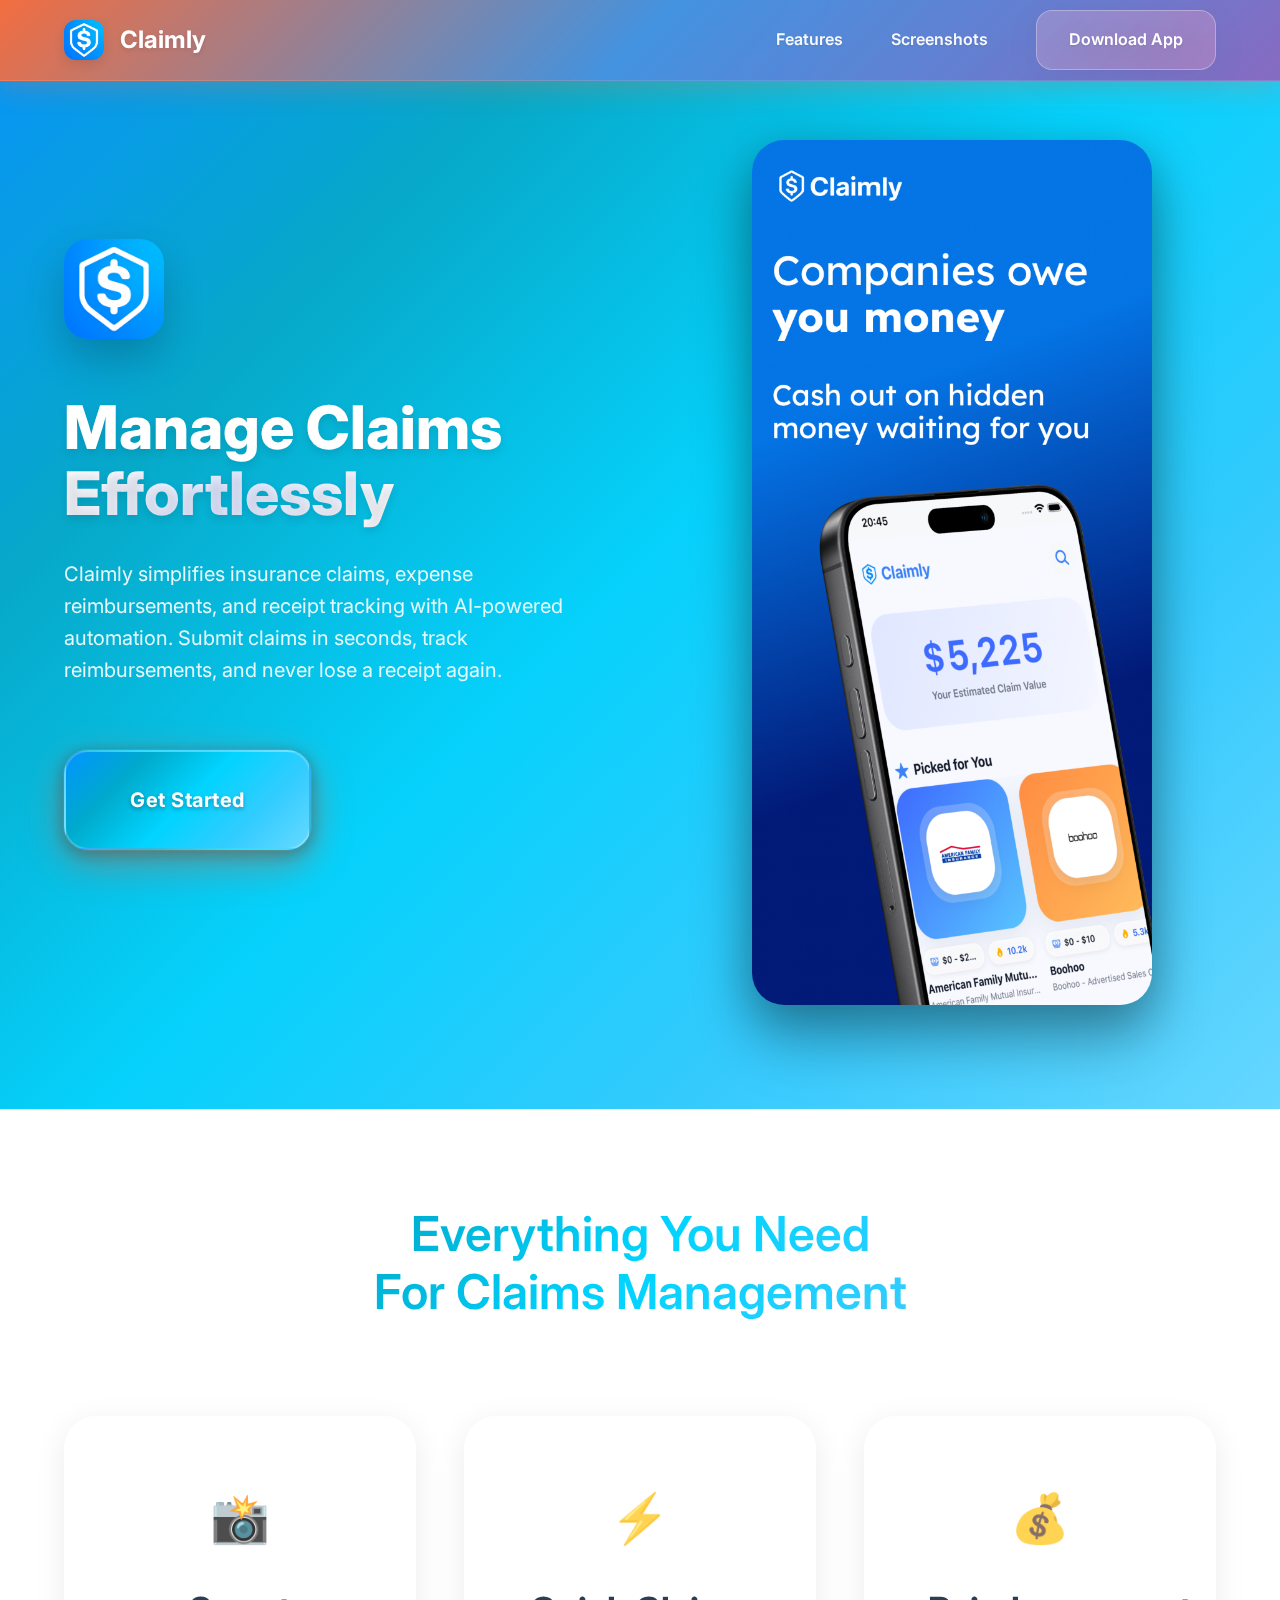
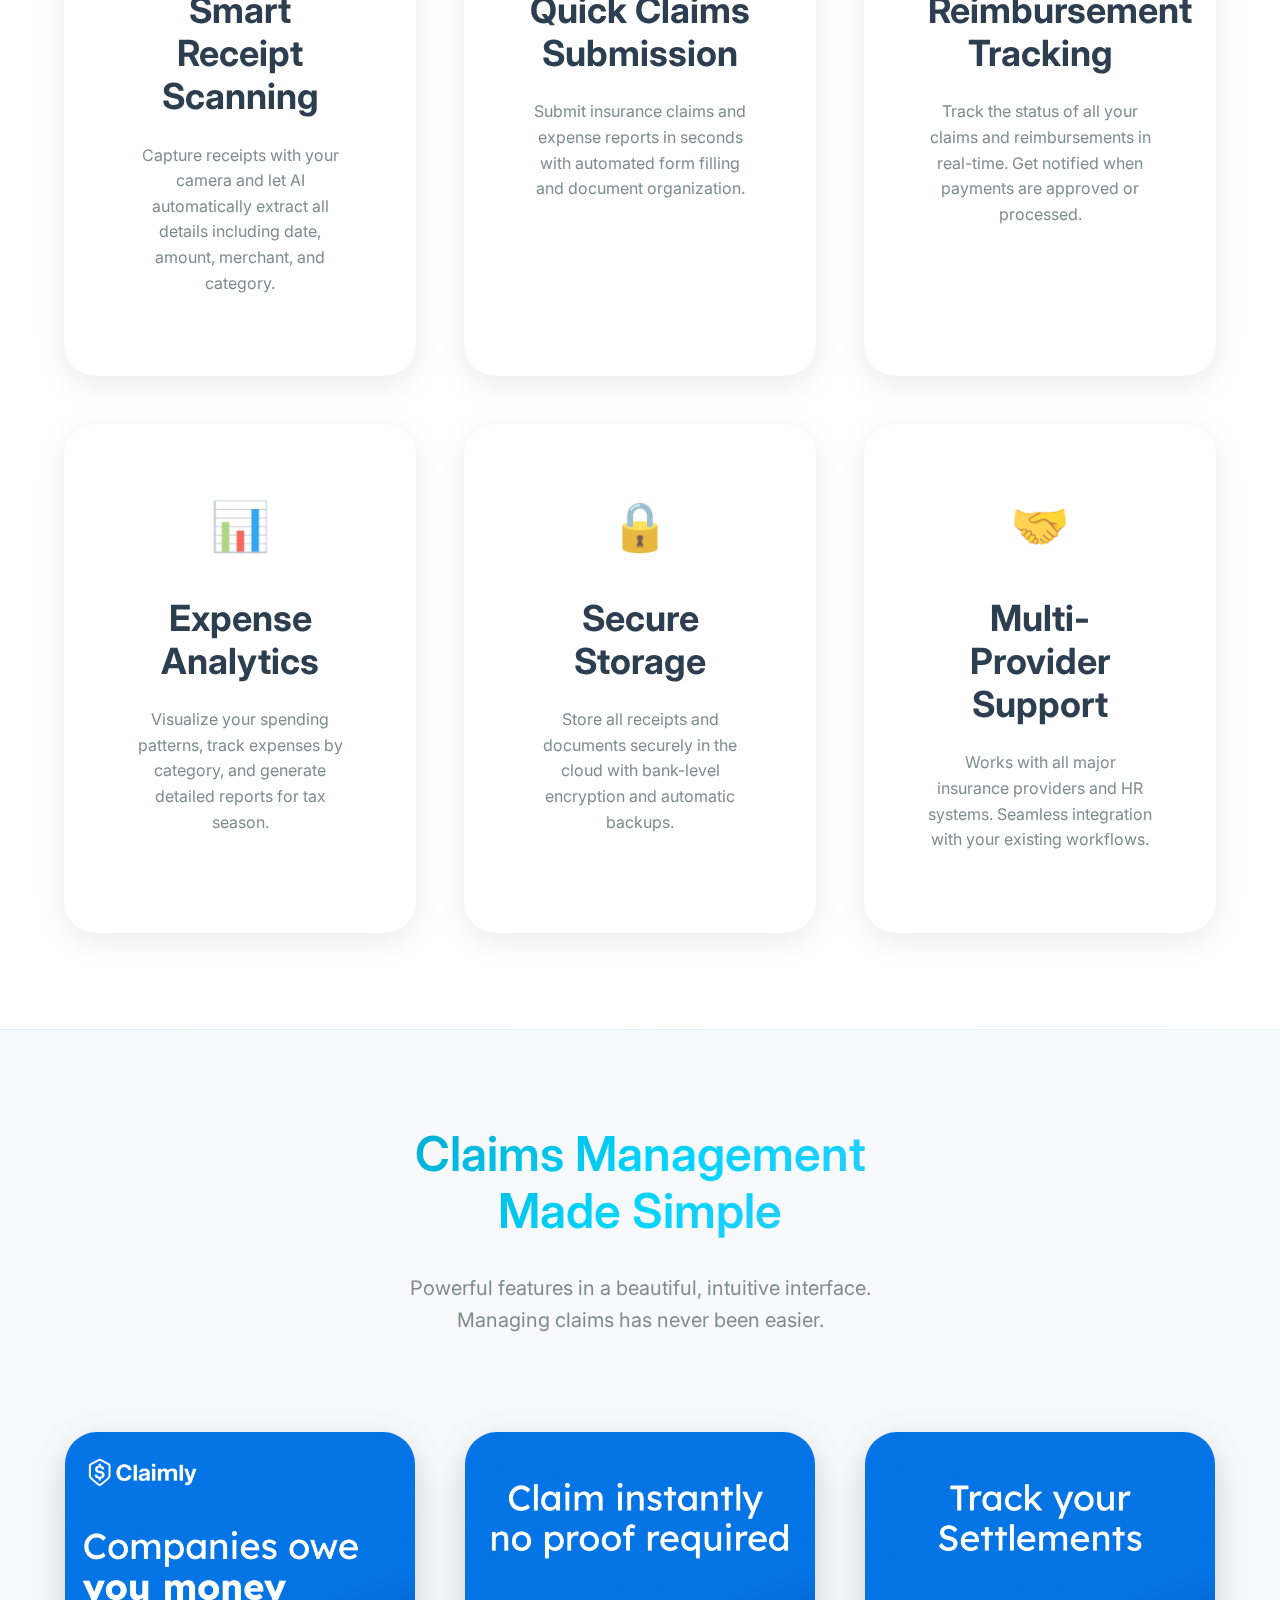
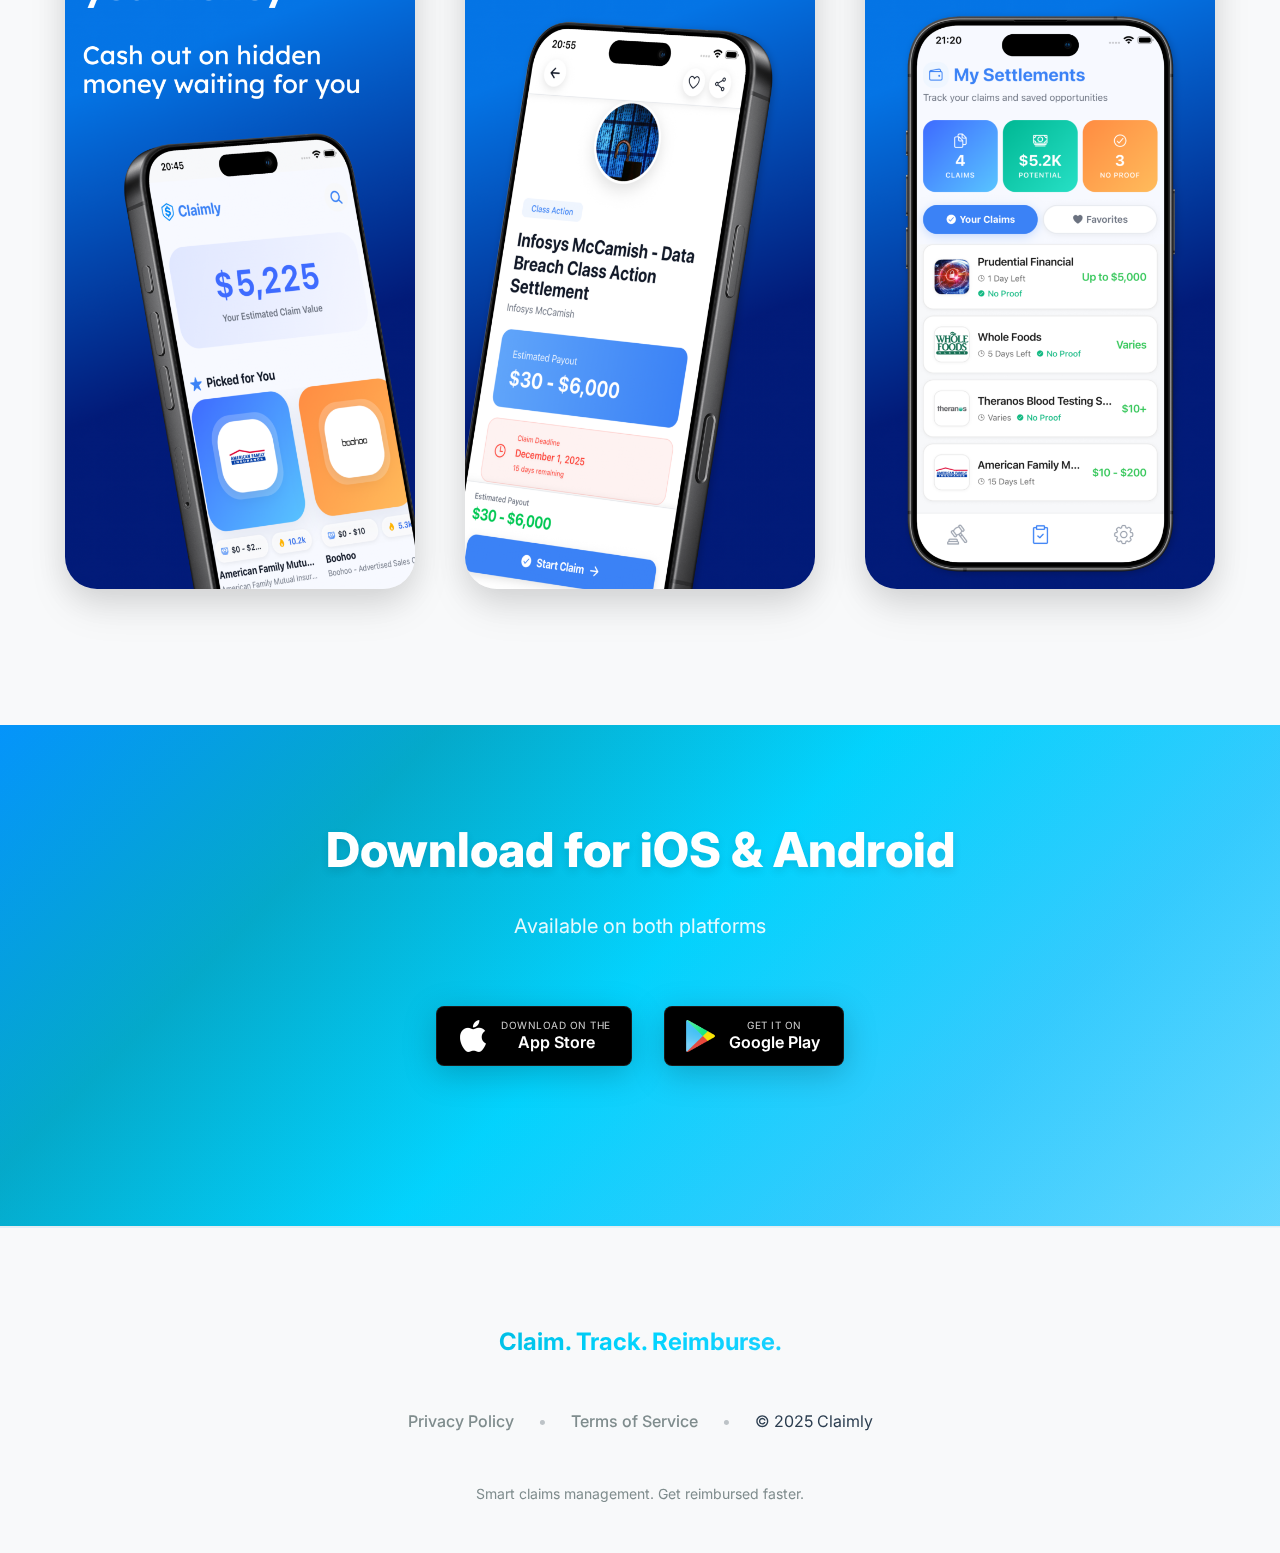
<file: index.html>
<!DOCTYPE html>
<html lang="en">
  <head>
    <meta charset="UTF-8" />
    <meta name="viewport" content="width=device-width, initial-scale=1.0" />
    <title>Claimly - Manage Your Claims Effortlessly</title>
    <meta
      name="description"
      content="Simplify insurance claims, expense reimbursements, and financial tracking with Claimly. AI-powered claim management made easy."
    />
    <meta
      name="keywords"
      content="claims management, insurance claims, expense tracking, reimbursement, receipts, financial app, mobile app, iOS, Android"
    />

    <!-- Open Graph / Facebook -->
    <meta property="og:type" content="website" />
    <meta property="og:url" content="https://claimly.app/" />
    <meta property="og:title" content="Claimly - Manage Your Claims Effortlessly" />
    <meta
      property="og:description"
      content="Simplify insurance claims, expense reimbursements, and financial tracking with Claimly. AI-powered claim management made easy."
    />
    <meta property="og:image" content="https://claimly.app/images/og-image.jpg" />

    <!-- Twitter -->
    <meta property="twitter:card" content="summary_large_image" />
    <meta property="twitter:url" content="https://claimly.app/" />
    <meta property="twitter:title" content="Claimly - Manage Your Claims Effortlessly" />
    <meta
      property="twitter:description"
      content="Simplify insurance claims, expense reimbursements, and financial tracking with Claimly. AI-powered claim management made easy."
    />
    <meta property="twitter:image" content="https://claimly.app/images/og-image.jpg" />

    <!-- Favicon -->
    <link rel="icon" type="image/png" href="images/favicon.png" />

    <!-- CSS -->
    <link rel="stylesheet" href="styles.css" />

    <!-- Fonts -->
    <link rel="preconnect" href="https://fonts.googleapis.com" />
    <link rel="preconnect" href="https://fonts.gstatic.com" crossorigin />
    <link
      href="https://fonts.googleapis.com/css2?family=Inter:wght@300;400;500;600;700&display=swap"
      rel="stylesheet"
    />

    <!-- Structured Data -->
    <script type="application/ld+json">
      {
        "@context": "https://schema.org",
        "@type": "MobileApplication",
        "name": "Claimly",
        "description": "AI-powered claims and expense management",
        "operatingSystem": "iOS, Android",
        "applicationCategory": "Finance",
        "offers": {
          "@type": "Offer",
          "price": "0",
          "priceCurrency": "USD"
        }
      }
    </script>
  </head>
  <body>
    <!-- Navigation -->
    <nav class="navbar">
      <div class="nav-container">
        <div class="nav-logo">
          <img src="images/icon.png" alt="Claimly" class="logo" />
          <span class="logo-text">Claimly</span>
        </div>
        <div class="nav-menu">
          <a href="#features" class="nav-link">Features</a>
          <a href="#screenshots" class="nav-link">Screenshots</a>
          <a href="#download" class="nav-link download-btn">Download App</a>
        </div>
        <div class="nav-toggle">
          <span></span>
          <span></span>
          <span></span>
        </div>
      </div>
    </nav>

    <!-- Hero Section -->
    <section class="hero" id="hero">
      <div class="container">
        <div class="hero-content">
          <div class="hero-icon">
            <img src="images/icon.png" alt="Claimly" class="app-icon" />
          </div>
          <h1 class="hero-title">
            Manage Claims<br />
            <span class="gradient-text">Effortlessly</span>
          </h1>
          <p class="hero-subtitle">
            Claimly simplifies insurance claims, expense reimbursements, and receipt tracking 
            with AI-powered automation. Submit claims in seconds, track reimbursements, and 
            never lose a receipt again.
          </p>
          <div class="hero-cta">
            <a href="#download" class="btn btn-primary">Get Started</a>
          </div>
        </div>
        <div class="hero-screenshots">
          <div class="screenshot-main">
            <img
              src="images/01.png"
              alt="Claimly Claims Interface"
              class="main-screenshot"
            />
          </div>
        </div>
      </div>
    </section>

    <!-- Features Section -->
    <section class="features" id="features">
      <div class="container">
        <div class="section-header">
          <h2>Everything You Need<br />For Claims Management</h2>
        </div>
        <div class="features-grid">
          <div class="feature-card">
            <div class="feature-icon">📸</div>
            <h3>Smart Receipt Scanning</h3>
            <p>
              Capture receipts with your camera and let AI automatically extract 
              all details including date, amount, merchant, and category.
            </p>
          </div>
          <div class="feature-card">
            <div class="feature-icon">⚡</div>
            <h3>Quick Claims Submission</h3>
            <p>
              Submit insurance claims and expense reports in seconds with 
              automated form filling and document organization.
            </p>
          </div>
          <div class="feature-card">
            <div class="feature-icon">💰</div>
            <h3>Reimbursement Tracking</h3>
            <p>
              Track the status of all your claims and reimbursements in real-time. 
              Get notified when payments are approved or processed.
            </p>
          </div>
          <div class="feature-card">
            <div class="feature-icon">📊</div>
            <h3>Expense Analytics</h3>
            <p>
              Visualize your spending patterns, track expenses by category, 
              and generate detailed reports for tax season.
            </p>
          </div>
          <div class="feature-card">
            <div class="feature-icon">🔒</div>
            <h3>Secure Storage</h3>
            <p>
              Store all receipts and documents securely in the cloud with 
              bank-level encryption and automatic backups.
            </p>
          </div>
          <div class="feature-card">
            <div class="feature-icon">🤝</div>
            <h3>Multi-Provider Support</h3>
            <p>
              Works with all major insurance providers and HR systems. 
              Seamless integration with your existing workflows.
            </p>
          </div>
        </div>
      </div>
    </section>

    <!-- Screenshots Section -->
    <section class="screenshots" id="screenshots">
      <div class="container">
        <div class="section-header">
          <h2>Claims Management<br />Made Simple</h2>
          <p>
            Powerful features in a beautiful, intuitive interface.<br />
            Managing claims has never been easier.
          </p>
        </div>
        <div class="screenshots-grid">
          <div class="screenshot">
            <img src="images/01.png" alt="Claimly Dashboard" />
          </div>
          <div class="screenshot">
            <img src="images/02.png" alt="Claimly Receipt Scanner" />
          </div>
          <div class="screenshot">
            <img src="images/03.png" alt="Claimly Claims Tracker" />
          </div>
        </div>
      </div>
    </section>

    <!-- Download Section -->
    <section class="download" id="download">
      <div class="container">
        <div class="download-content">
          <h2>Download for iOS & Android</h2>
          <p>Available on both platforms</p>
          <div class="download-buttons">
            <a href="#" class="download-btn app-store">
              <div class="store-button">
                <div class="store-icon">
                  <img src="images/apple-icon.png" alt="Apple" width="24" height="24" />
                </div>
                <div class="store-text">
                  <div class="store-label">Download on the</div>
                  <div class="store-name">App Store</div>
                </div>
              </div>
            </a>
            <a href="#" class="download-btn google-play">
              <div class="store-button">
                <div class="store-icon">
                  <img src="images/googleplay-icon.png" alt="Google Play" width="24" height="24" />
                </div>
                <div class="store-text">
                  <div class="store-label">GET IT ON</div>
                  <div class="store-name">Google Play</div>
                </div>
              </div>
            </a>
          </div>
        </div>
      </div>
    </section>

    <!-- Footer -->
    <footer class="footer">
      <div class="container">
        <div class="footer-content">
          <div class="footer-tagline">
            <p>Claim. Track. Reimburse.</p>
          </div>
          <div class="footer-links">
            <a href="privacy.html">Privacy Policy</a>
            <span class="separator">•</span>
            <a href="terms.html">Terms of Service</a>
            <span class="separator">•</span>
            <span>© 2025 Claimly</span>
          </div>
          <div class="footer-note">
            <p>Smart claims management. Get reimbursed faster.</p>
          </div>
        </div>
      </div>
    </footer>

    <!-- JavaScript -->
    <script src="script.js"></script>
  </body>
</html>
</file>
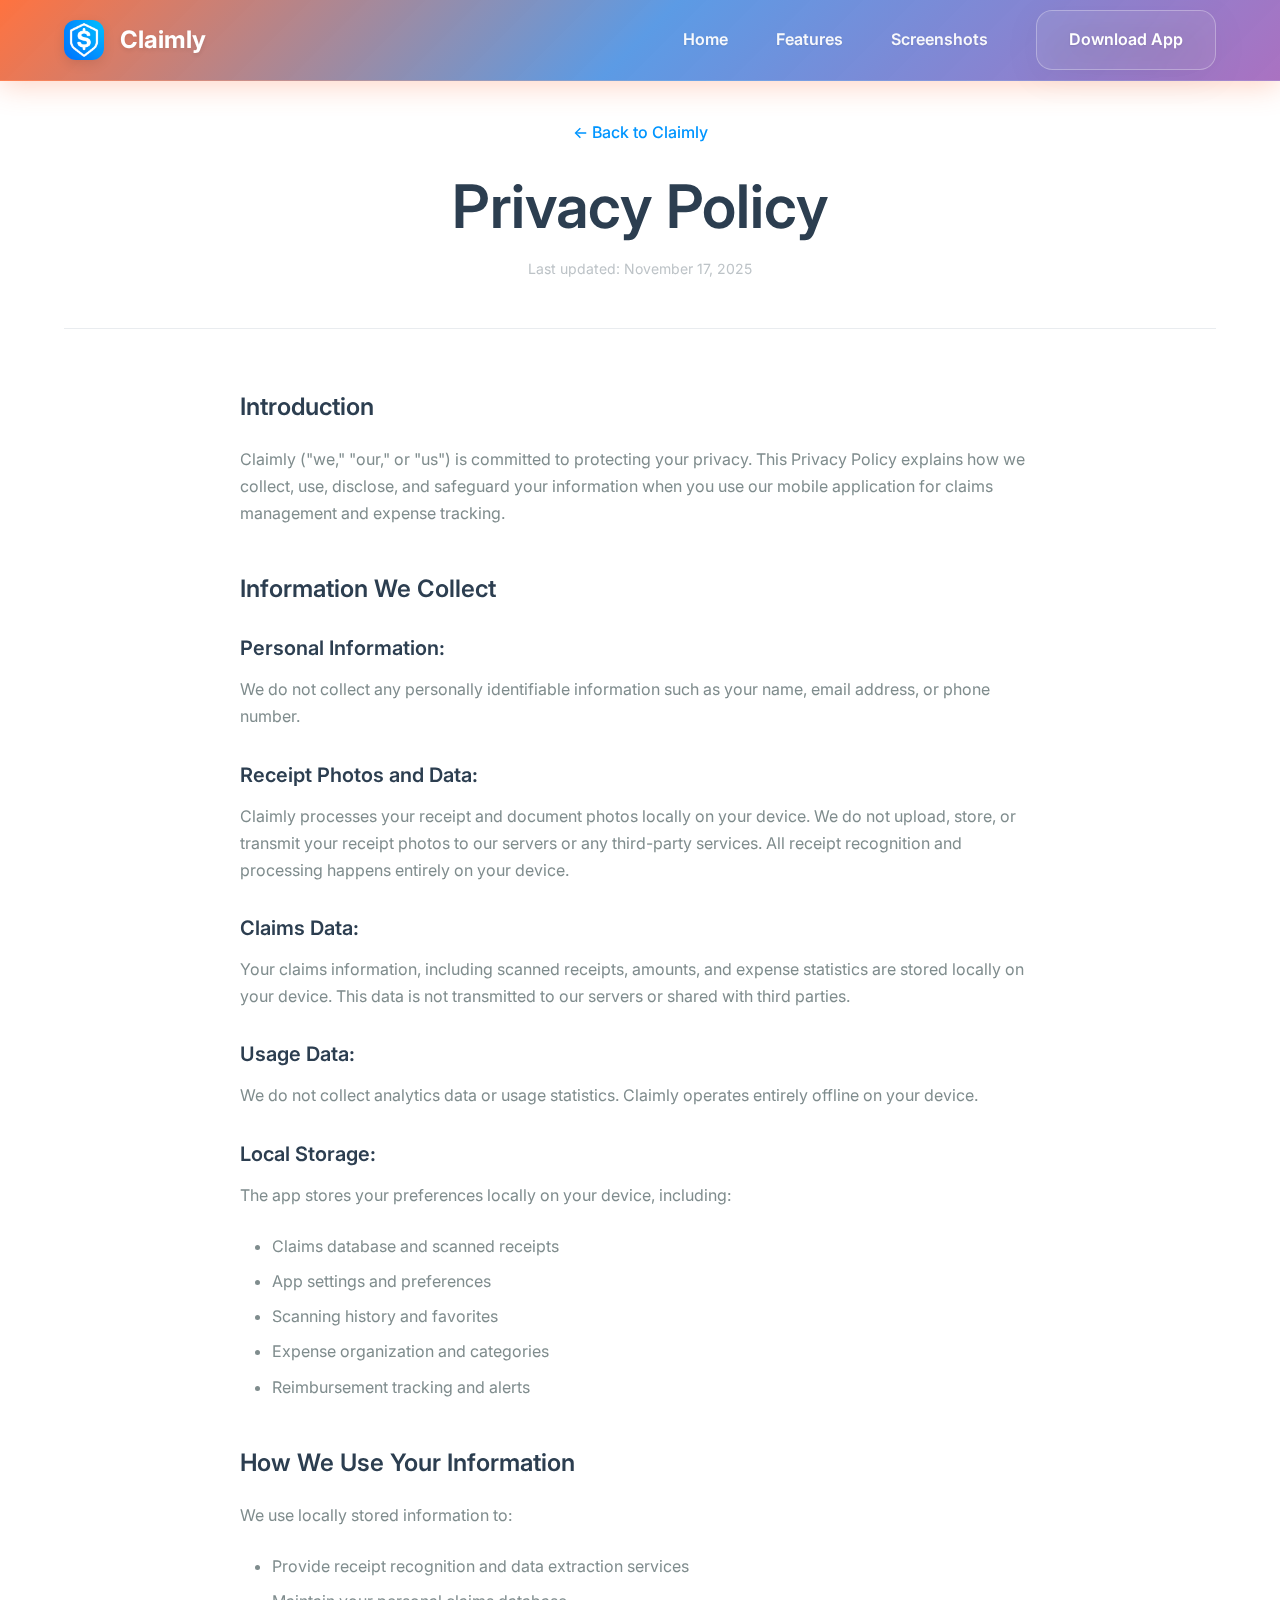
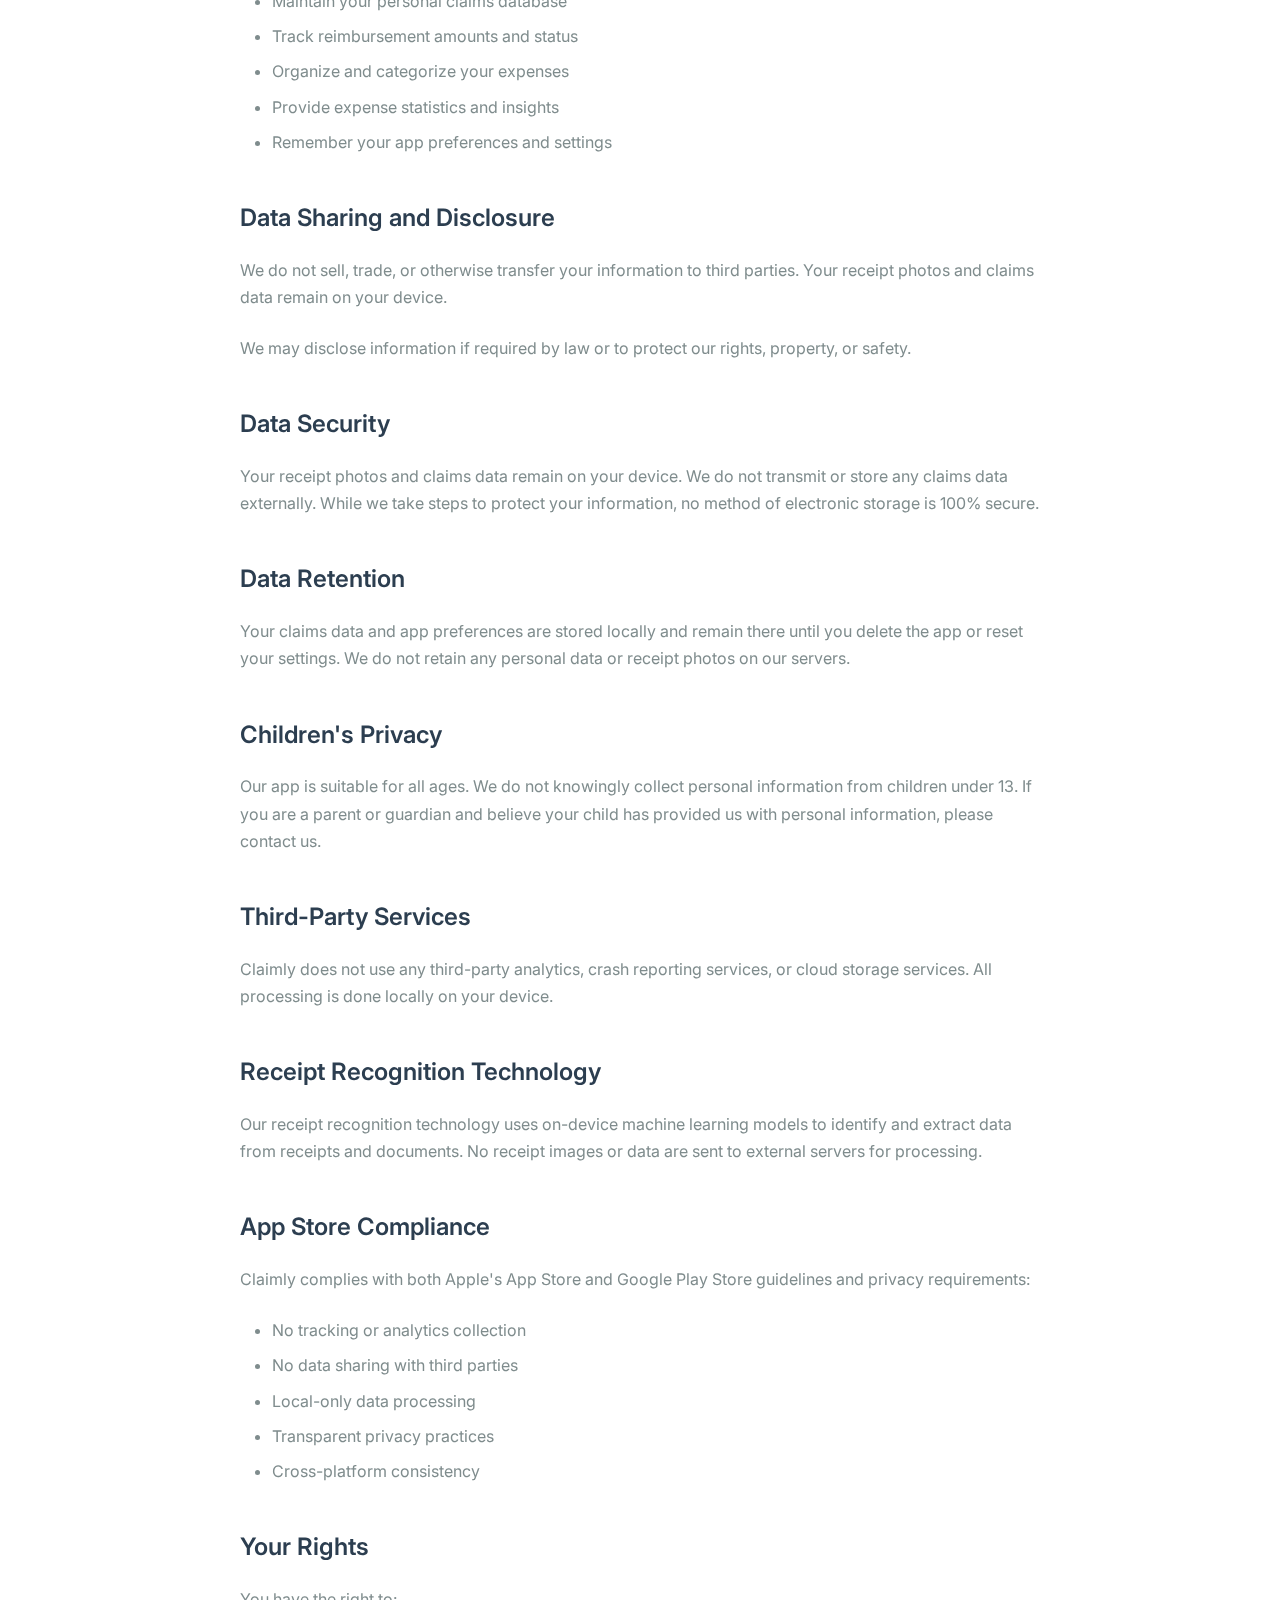
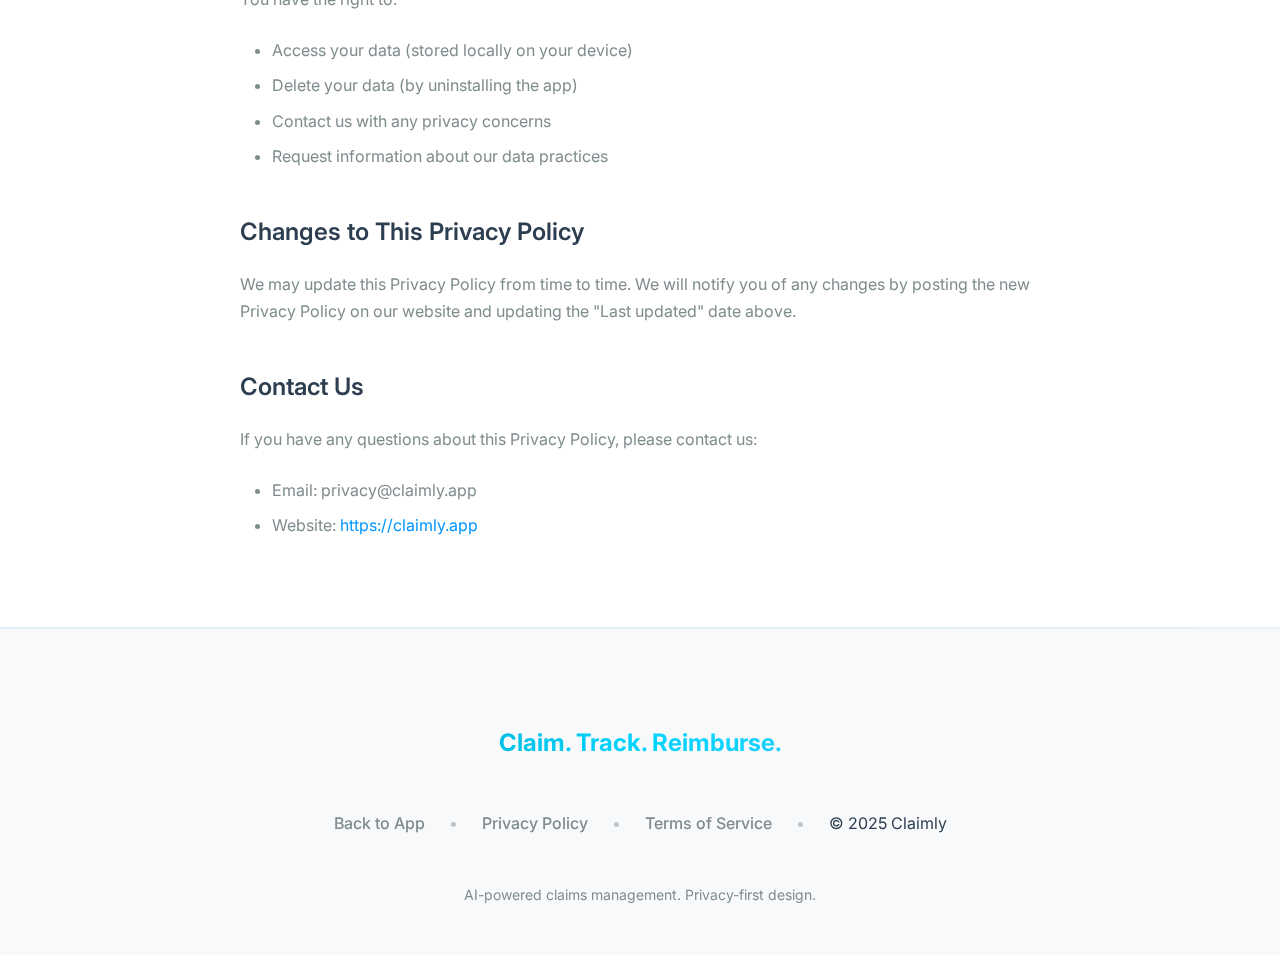
<file: privacy.html>
<!DOCTYPE html>
<html lang="en">
  <head>
    <meta charset="UTF-8" />
    <meta name="viewport" content="width=device-width, initial-scale=1.0" />
    <title>Privacy Policy - Claimly</title>
    <meta
      name="description"
      content="Claimly Privacy Policy - Learn how we protect your privacy and handle your data."
    />

    <!-- Favicon -->
    <link rel="icon" type="image/png" href="images/favicon.png" />

    <!-- CSS -->
    <link rel="stylesheet" href="styles.css" />

    <!-- Fonts -->
    <link rel="preconnect" href="https://fonts.googleapis.com" />
    <link rel="preconnect" href="https://fonts.gstatic.com" crossorigin />
    <link
      href="https://fonts.googleapis.com/css2?family=Inter:wght@300;400;500;600;700&display=swap"
      rel="stylesheet"
    />
  </head>
  <body>
    <!-- Navigation -->
    <nav class="navbar">
      <div class="nav-container">
        <div class="nav-logo">
          <img src="images/icon.png" alt="Claimly" class="logo" />
          <span class="logo-text">Claimly</span>
        </div>
        <div class="nav-menu">
          <a href="index.html" class="nav-link">Home</a>
          <a href="index.html#features" class="nav-link">Features</a>
          <a href="index.html#screenshots" class="nav-link">Screenshots</a>
          <a href="index.html#download" class="nav-link download-btn"
            >Download App</a
          >
        </div>
        <div class="nav-toggle">
          <span></span>
          <span></span>
          <span></span>
        </div>
      </div>
    </nav>

    <!-- Privacy Policy Content -->
    <section class="privacy-content">
      <div class="container">
        <div class="privacy-header">
          <a href="index.html" class="back-link">← Back to Claimly</a>
          <h1>Privacy Policy</h1>
          <p class="last-updated">Last updated: November 17, 2025</p>
        </div>

        <div class="privacy-body">
          <h2>Introduction</h2>
          <p>
            Claimly ("we," "our," or "us") is committed to protecting your
            privacy. This Privacy Policy explains how we collect, use, disclose,
            and safeguard your information when you use our mobile application
            for claims management and expense tracking.
          </p>

          <h2>Information We Collect</h2>

          <h3>Personal Information:</h3>
          <p>
            We do not collect any personally identifiable information such as
            your name, email address, or phone number.
          </p>

          <h3>Receipt Photos and Data:</h3>
          <p>
            Claimly processes your receipt and document photos locally on your device. 
            We do not upload, store, or transmit your receipt photos to our servers or any
            third-party services. All receipt recognition and processing happens
            entirely on your device.
          </p>

          <h3>Claims Data:</h3>
          <p>
            Your claims information, including scanned receipts, amounts, 
            and expense statistics are stored locally on your device. This data 
            is not transmitted to our servers or shared with third parties.
          </p>

          <h3>Usage Data:</h3>
          <p>
            We do not collect analytics data or usage statistics. Claimly
            operates entirely offline on your device.
          </p>

          <h3>Local Storage:</h3>
          <p>
            The app stores your preferences locally on your device, including:
          </p>
          <ul>
            <li>Claims database and scanned receipts</li>
            <li>App settings and preferences</li>
            <li>Scanning history and favorites</li>
            <li>Expense organization and categories</li>
            <li>Reimbursement tracking and alerts</li>
          </ul>

          <h2>How We Use Your Information</h2>
          <p>We use locally stored information to:</p>
          <ul>
            <li>Provide receipt recognition and data extraction services</li>
            <li>Maintain your personal claims database</li>
            <li>Track reimbursement amounts and status</li>
            <li>Organize and categorize your expenses</li>
            <li>Provide expense statistics and insights</li>
            <li>Remember your app preferences and settings</li>
          </ul>

          <h2>Data Sharing and Disclosure</h2>
          <p>
            We do not sell, trade, or otherwise transfer your information to
            third parties. Your receipt photos and claims data remain on your device.
          </p>
          <p>
            We may disclose information if required by law or to protect our
            rights, property, or safety.
          </p>

          <h2>Data Security</h2>
          <p>
            Your receipt photos and claims data remain on your device. We do not
            transmit or store any claims data externally. While we take steps to
            protect your information, no method of electronic storage is 100%
            secure.
          </p>

          <h2>Data Retention</h2>
          <p>
            Your claims data and app preferences are stored locally and remain 
            there until you delete the app or reset your settings. We do not retain 
            any personal data or receipt photos on our servers.
          </p>

          <h2>Children's Privacy</h2>
          <p>
            Our app is suitable for all ages. We do not knowingly collect
            personal information from children under 13. If you are a parent or
            guardian and believe your child has provided us with personal
            information, please contact us.
          </p>

          <h2>Third-Party Services</h2>
          <p>
            Claimly does not use any third-party analytics, crash reporting
            services, or cloud storage services. All processing is done locally
            on your device.
          </p>

          <h2>Receipt Recognition Technology</h2>
          <p>
            Our receipt recognition technology uses on-device machine learning models
            to identify and extract data from receipts and documents. No receipt images 
            or data are sent to external servers for processing.
          </p>

          <h2>App Store Compliance</h2>
          <p>
            Claimly complies with both Apple's App Store and Google Play
            Store guidelines and privacy requirements:
          </p>
          <ul>
            <li>No tracking or analytics collection</li>
            <li>No data sharing with third parties</li>
            <li>Local-only data processing</li>
            <li>Transparent privacy practices</li>
            <li>Cross-platform consistency</li>
          </ul>

          <h2>Your Rights</h2>
          <p>You have the right to:</p>
          <ul>
            <li>Access your data (stored locally on your device)</li>
            <li>Delete your data (by uninstalling the app)</li>
            <li>Contact us with any privacy concerns</li>
            <li>Request information about our data practices</li>
          </ul>

          <h2>Changes to This Privacy Policy</h2>
          <p>
            We may update this Privacy Policy from time to time. We will notify
            you of any changes by posting the new Privacy Policy on our website
            and updating the "Last updated" date above.
          </p>

          <h2>Contact Us</h2>
          <p>
            If you have any questions about this Privacy Policy, please contact
            us:
          </p>
          <ul>
            <li>Email: privacy@claimly.app</li>
            <li>
              Website:
              <a href="https://claimly.app">https://claimly.app</a>
            </li>
          </ul>
        </div>
      </div>
    </section>

    <!-- Footer -->
    <footer class="footer">
      <div class="container">
        <div class="footer-content">
          <div class="footer-tagline">
            <p>Claim. Track. Reimburse.</p>
          </div>
          <div class="footer-links">
            <a href="index.html">Back to App</a>
            <span class="separator">•</span>
            <a href="privacy.html">Privacy Policy</a>
            <span class="separator">•</span>
            <a href="terms.html">Terms of Service</a>
            <span class="separator">•</span>
            <span>© 2025 Claimly</span>
          </div>
          <div class="footer-note">
            <p>AI-powered claims management. Privacy-first design.</p>
          </div>
        </div>
      </div>
    </footer>

    <!-- JavaScript -->
    <script src="script.js"></script>
  </body>
</html>
</file>
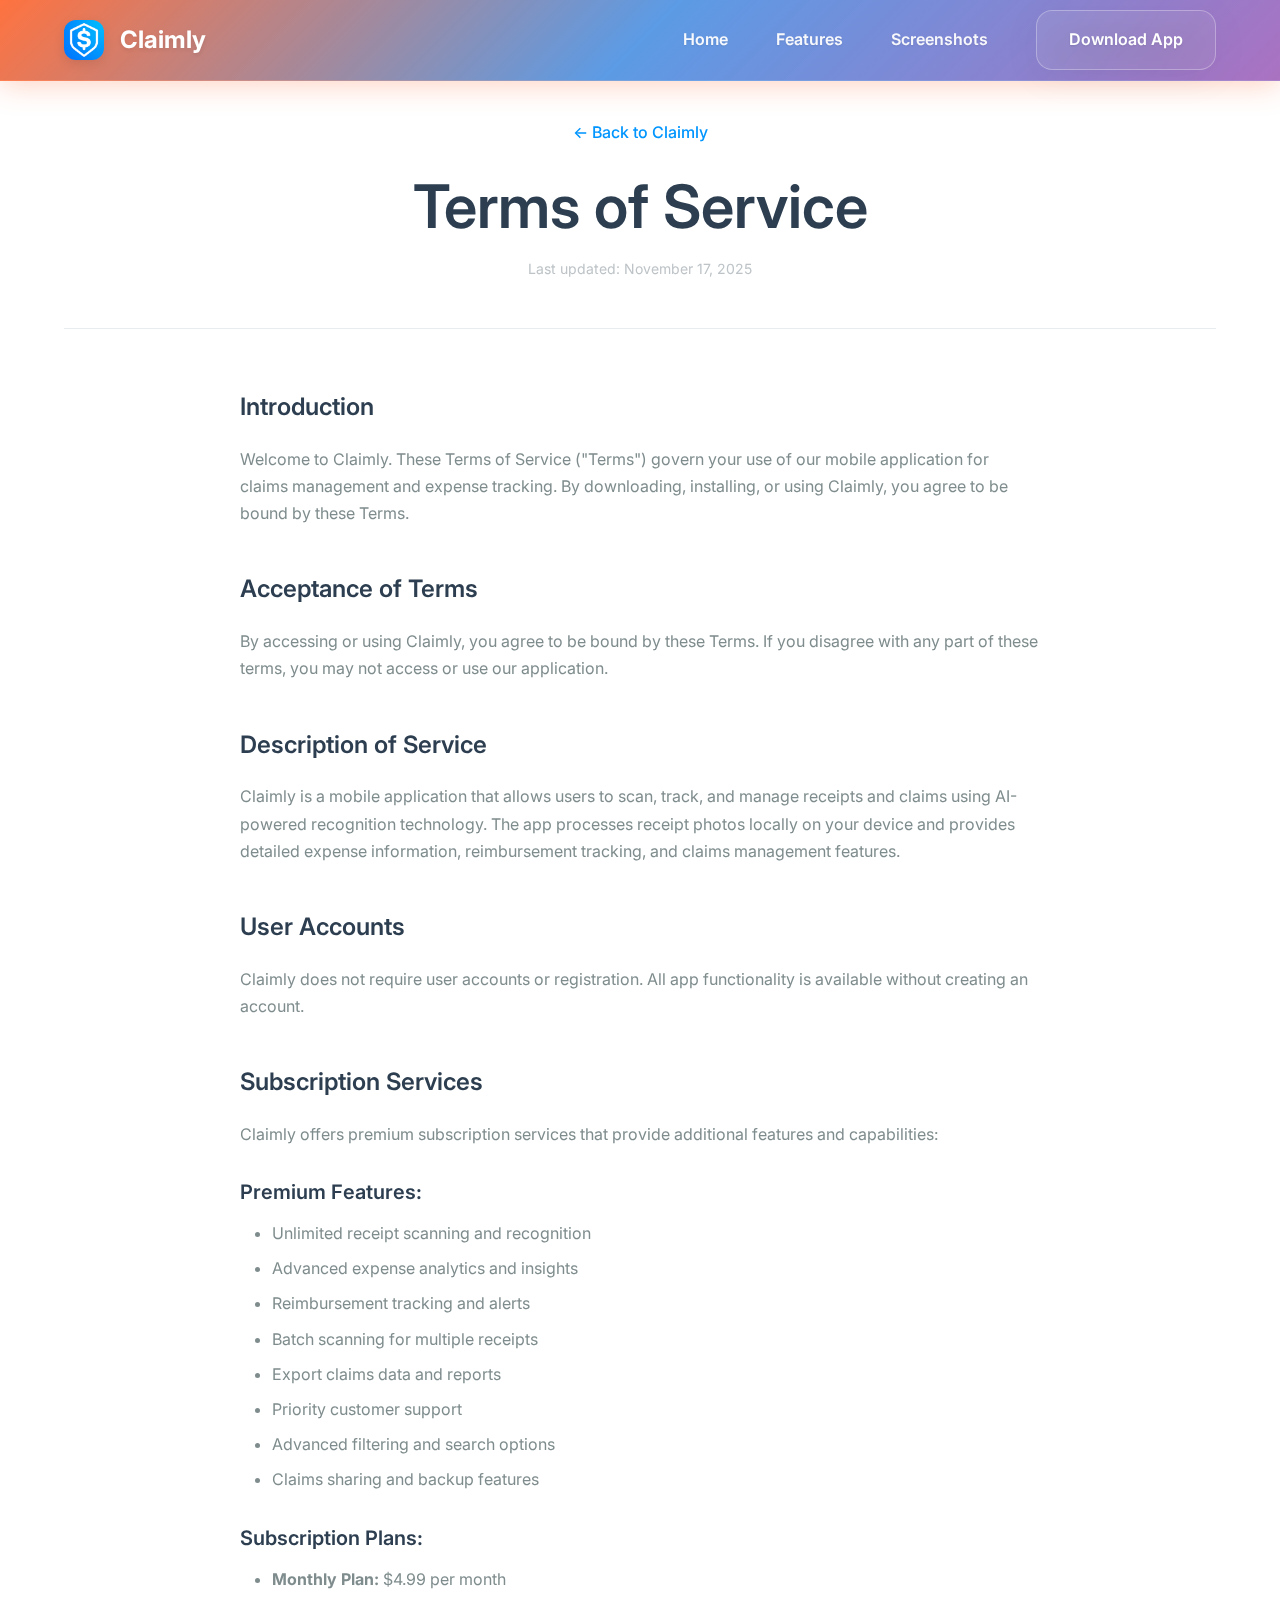
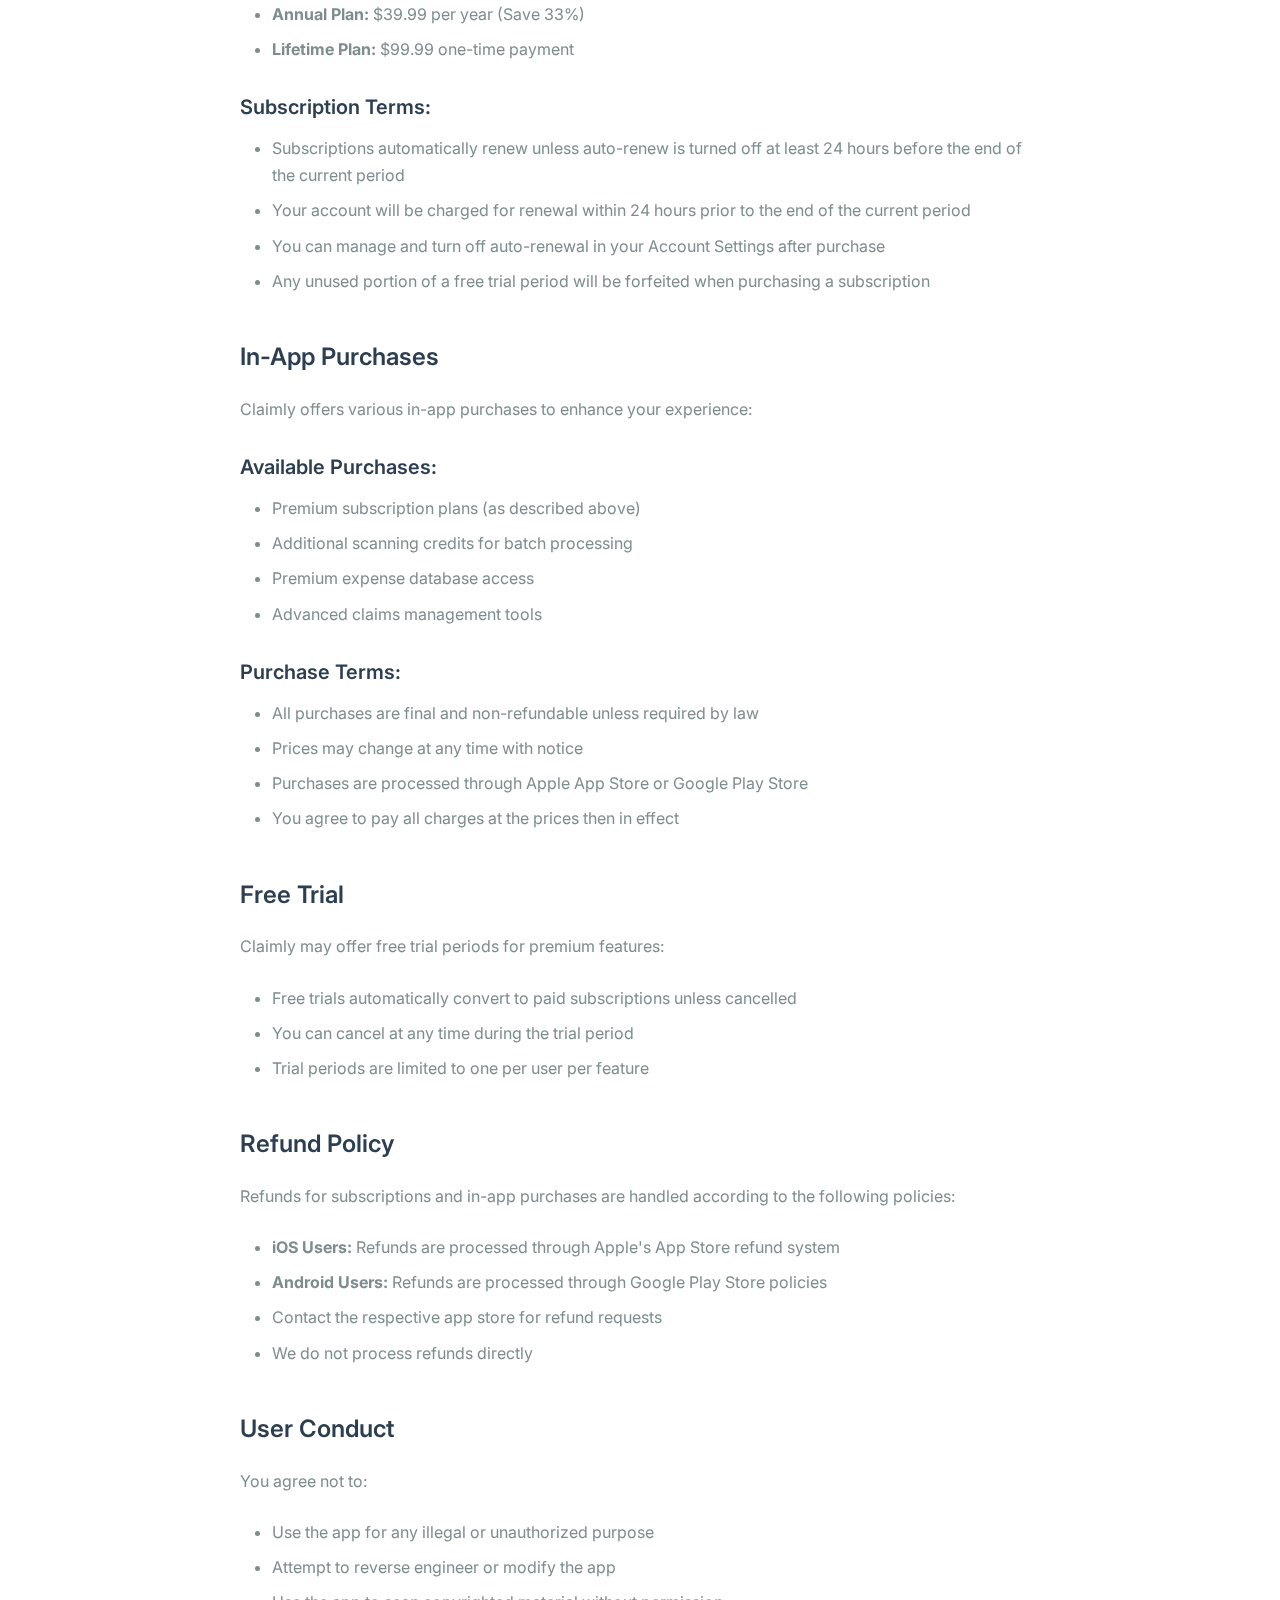
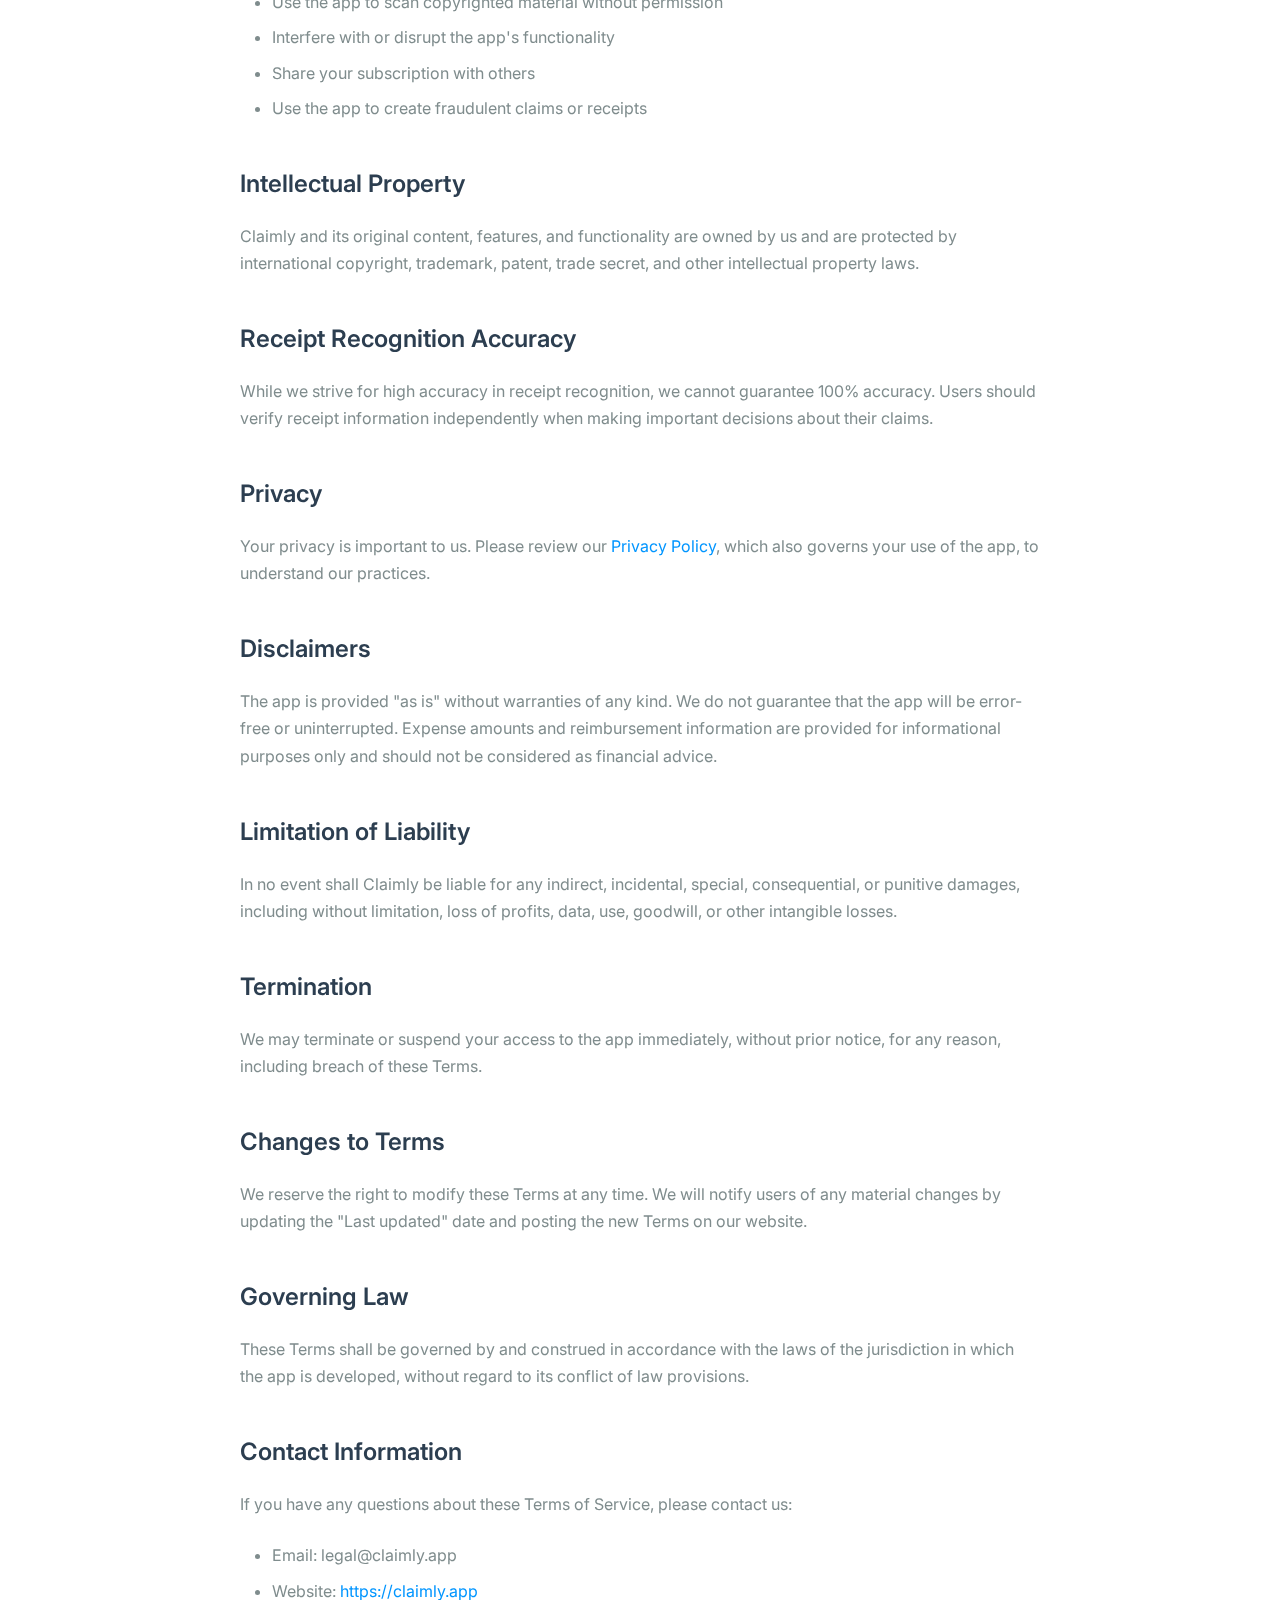
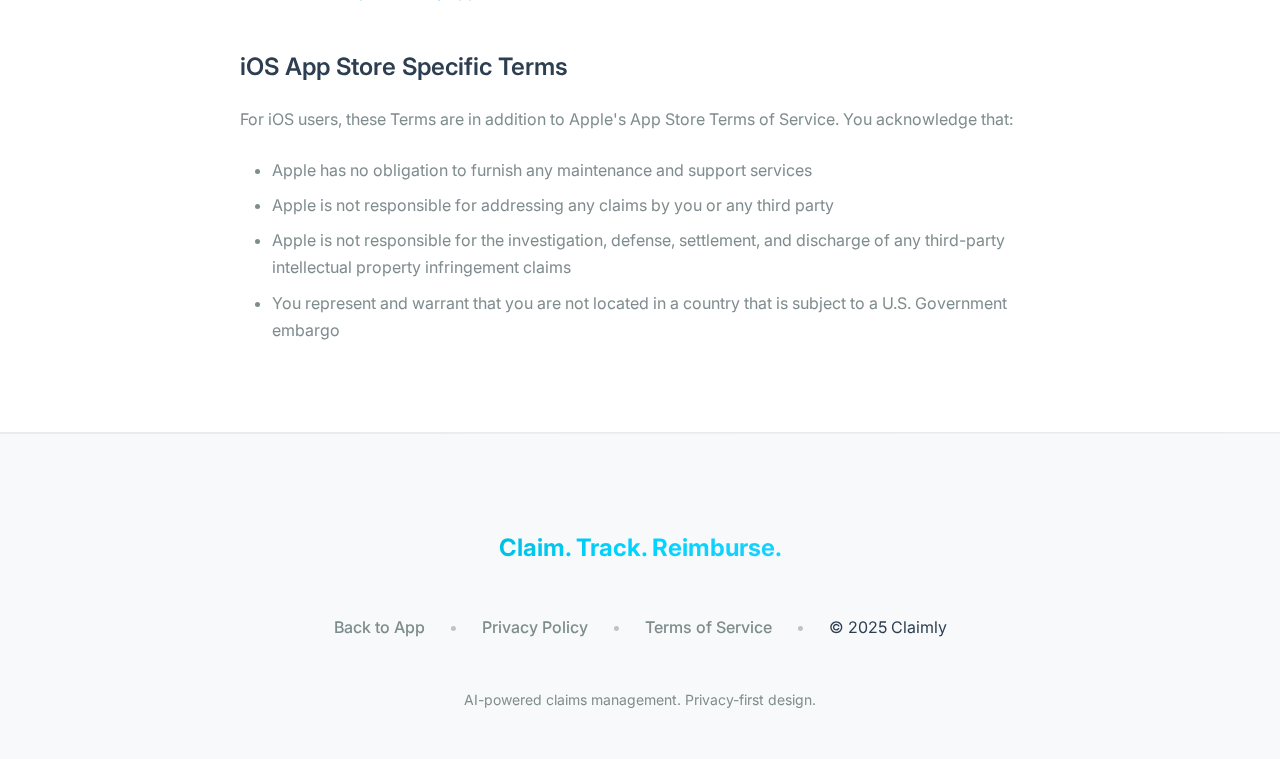
<file: terms.html>
<!DOCTYPE html>
<html lang="en">
  <head>
    <meta charset="UTF-8" />
    <meta name="viewport" content="width=device-width, initial-scale=1.0" />
    <title>Terms of Service - Claimly</title>
    <meta
      name="description"
      content="Claimly Terms of Service - Learn about our terms, subscriptions, and in-app purchases."
    />

    <!-- Favicon -->
    <link rel="icon" type="image/png" href="images/favicon.png" />

    <!-- CSS -->
    <link rel="stylesheet" href="styles.css" />

    <!-- Fonts -->
    <link rel="preconnect" href="https://fonts.googleapis.com" />
    <link rel="preconnect" href="https://fonts.gstatic.com" crossorigin />
    <link
      href="https://fonts.googleapis.com/css2?family=Inter:wght@300;400;500;600;700&display=swap"
      rel="stylesheet"
    />
  </head>
  <body>
    <!-- Navigation -->
    <nav class="navbar">
      <div class="nav-container">
        <div class="nav-logo">
          <img src="images/icon.png" alt="Claimly" class="logo" />
          <span class="logo-text">Claimly</span>
        </div>
        <div class="nav-menu">
          <a href="index.html" class="nav-link">Home</a>
          <a href="index.html#features" class="nav-link">Features</a>
          <a href="index.html#screenshots" class="nav-link">Screenshots</a>
          <a href="index.html#download" class="nav-link download-btn"
            >Download App</a
          >
        </div>
        <div class="nav-toggle">
          <span></span>
          <span></span>
          <span></span>
        </div>
      </div>
    </nav>

    <!-- Terms of Service Content -->
    <section class="privacy-content">
      <div class="container">
        <div class="privacy-header">
          <a href="index.html" class="back-link">← Back to Claimly</a>
          <h1>Terms of Service</h1>
          <p class="last-updated">Last updated: November 17, 2025</p>
        </div>

        <div class="privacy-body">
          <h2>Introduction</h2>
          <p>
            Welcome to Claimly. These Terms of Service ("Terms") govern your
            use of our mobile application for claims management and
            expense tracking. By downloading, installing, or using Claimly, you
            agree to be bound by these Terms.
          </p>

          <h2>Acceptance of Terms</h2>
          <p>
            By accessing or using Claimly, you agree to be bound by these
            Terms. If you disagree with any part of these terms, you may not
            access or use our application.
          </p>

          <h2>Description of Service</h2>
          <p>
            Claimly is a mobile application that allows users to scan, track,
            and manage receipts and claims using AI-powered recognition technology. The app 
            processes receipt photos locally on your device and provides detailed expense 
            information, reimbursement tracking, and claims management features.
          </p>

          <h2>User Accounts</h2>
          <p>
            Claimly does not require user accounts or registration. All app
            functionality is available without creating an account.
          </p>

          <h2>Subscription Services</h2>
          <p>
            Claimly offers premium subscription services that provide
            additional features and capabilities:
          </p>

          <h3>Premium Features:</h3>
          <ul>
            <li>Unlimited receipt scanning and recognition</li>
            <li>Advanced expense analytics and insights</li>
            <li>Reimbursement tracking and alerts</li>
            <li>Batch scanning for multiple receipts</li>
            <li>Export claims data and reports</li>
            <li>Priority customer support</li>
            <li>Advanced filtering and search options</li>
            <li>Claims sharing and backup features</li>
          </ul>

          <h3>Subscription Plans:</h3>
          <ul>
            <li><strong>Monthly Plan:</strong> $4.99 per month</li>
            <li><strong>Annual Plan:</strong> $39.99 per year (Save 33%)</li>
            <li><strong>Lifetime Plan:</strong> $99.99 one-time payment</li>
          </ul>

          <h3>Subscription Terms:</h3>
          <ul>
            <li>
              Subscriptions automatically renew unless auto-renew is turned off
              at least 24 hours before the end of the current period
            </li>
            <li>
              Your account will be charged for renewal within 24 hours prior to
              the end of the current period
            </li>
            <li>
              You can manage and turn off auto-renewal in your Account Settings
              after purchase
            </li>
            <li>
              Any unused portion of a free trial period will be forfeited when
              purchasing a subscription
            </li>
          </ul>

          <h2>In-App Purchases</h2>
          <p>
            Claimly offers various in-app purchases to enhance your
            experience:
          </p>

          <h3>Available Purchases:</h3>
          <ul>
            <li>Premium subscription plans (as described above)</li>
            <li>Additional scanning credits for batch processing</li>
            <li>Premium expense database access</li>
            <li>Advanced claims management tools</li>
          </ul>

          <h3>Purchase Terms:</h3>
          <ul>
            <li>
              All purchases are final and non-refundable unless required by law
            </li>
            <li>Prices may change at any time with notice</li>
            <li>
              Purchases are processed through Apple App Store or Google Play
              Store
            </li>
            <li>You agree to pay all charges at the prices then in effect</li>
          </ul>

          <h2>Free Trial</h2>
          <p>Claimly may offer free trial periods for premium features:</p>
          <ul>
            <li>
              Free trials automatically convert to paid subscriptions unless
              cancelled
            </li>
            <li>You can cancel at any time during the trial period</li>
            <li>Trial periods are limited to one per user per feature</li>
          </ul>

          <h2>Refund Policy</h2>
          <p>
            Refunds for subscriptions and in-app purchases are handled according
            to the following policies:
          </p>
          <ul>
            <li>
              <strong>iOS Users:</strong> Refunds are processed through Apple's
              App Store refund system
            </li>
            <li>
              <strong>Android Users:</strong> Refunds are processed through
              Google Play Store policies
            </li>
            <li>Contact the respective app store for refund requests</li>
            <li>We do not process refunds directly</li>
          </ul>

          <h2>User Conduct</h2>
          <p>You agree not to:</p>
          <ul>
            <li>Use the app for any illegal or unauthorized purpose</li>
            <li>Attempt to reverse engineer or modify the app</li>
            <li>
              Use the app to scan copyrighted material without permission
            </li>
            <li>Interfere with or disrupt the app's functionality</li>
            <li>Share your subscription with others</li>
            <li>Use the app to create fraudulent claims or receipts</li>
          </ul>

          <h2>Intellectual Property</h2>
          <p>
            Claimly and its original content, features, and functionality
            are owned by us and are protected by international copyright,
            trademark, patent, trade secret, and other intellectual property
            laws.
          </p>

          <h2>Receipt Recognition Accuracy</h2>
          <p>
            While we strive for high accuracy in receipt recognition, we cannot
            guarantee 100% accuracy. Users should verify receipt information
            independently when making important decisions about their claims.
          </p>

          <h2>Privacy</h2>
          <p>
            Your privacy is important to us. Please review our
            <a href="privacy.html">Privacy Policy</a>, which also governs your
            use of the app, to understand our practices.
          </p>

          <h2>Disclaimers</h2>
          <p>
            The app is provided "as is" without warranties of any kind. We do
            not guarantee that the app will be error-free or uninterrupted.
            Expense amounts and reimbursement information are provided for informational
            purposes only and should not be considered as financial advice.
          </p>

          <h2>Limitation of Liability</h2>
          <p>
            In no event shall Claimly be liable for any indirect,
            incidental, special, consequential, or punitive damages, including
            without limitation, loss of profits, data, use, goodwill, or other
            intangible losses.
          </p>

          <h2>Termination</h2>
          <p>
            We may terminate or suspend your access to the app immediately,
            without prior notice, for any reason, including breach of these
            Terms.
          </p>

          <h2>Changes to Terms</h2>
          <p>
            We reserve the right to modify these Terms at any time. We will
            notify users of any material changes by updating the "Last updated"
            date and posting the new Terms on our website.
          </p>

          <h2>Governing Law</h2>
          <p>
            These Terms shall be governed by and construed in accordance with
            the laws of the jurisdiction in which the app is developed, without
            regard to its conflict of law provisions.
          </p>

          <h2>Contact Information</h2>
          <p>
            If you have any questions about these Terms of Service, please
            contact us:
          </p>
          <ul>
            <li>Email: legal@claimly.app</li>
            <li>
              Website:
              <a href="https://claimly.app">https://claimly.app</a>
            </li>
          </ul>

          <h2>iOS App Store Specific Terms</h2>
          <p>
            For iOS users, these Terms are in addition to Apple's App Store
            Terms of Service. You acknowledge that:
          </p>
          <ul>
            <li>
              Apple has no obligation to furnish any maintenance and support
              services
            </li>
            <li>
              Apple is not responsible for addressing any claims by you or any
              third party
            </li>
            <li>
              Apple is not responsible for the investigation, defense,
              settlement, and discharge of any third-party intellectual property
              infringement claims
            </li>
            <li>
              You represent and warrant that you are not located in a country
              that is subject to a U.S. Government embargo
            </li>
          </ul>
        </div>
      </div>
    </section>

    <!-- Footer -->
    <footer class="footer">
      <div class="container">
        <div class="footer-content">
          <div class="footer-tagline">
            <p>Claim. Track. Reimburse.</p>
          </div>
          <div class="footer-links">
            <a href="index.html">Back to App</a>
            <span class="separator">•</span>
            <a href="privacy.html">Privacy Policy</a>
            <span class="separator">•</span>
            <a href="terms.html">Terms of Service</a>
            <span class="separator">•</span>
            <span>© 2025 Claimly</span>
          </div>
          <div class="footer-note">
            <p>AI-powered claims management. Privacy-first design.</p>
          </div>
        </div>
      </div>
    </footer>

    <!-- JavaScript -->
    <script src="script.js"></script>
  </body>
</html>
</file>
<file: styles.css>
/* Reset and Base Styles */
* {
  margin: 0;
  padding: 0;
  box-sizing: border-box;
}

:root {
  /* Claimly-themed Colors */
  --primary: #0095ff;
  --primary-dark: #0077cc;
  --primary-light: #33ccff;
  --secondary: #00d4ff;
  --secondary-dark: #00aacc;
  --accent: #66d9ff;
  --accent-dark: #00aacc;
  --text-primary: #2c3e50;
  --text-secondary: #7f8c8d;
  --text-light: #bdc3c7;
  --background: #ffffff;
  --background-alt: #f8f9fa;
  --border: #e9ecef;
  --shadow: rgba(0, 0, 0, 0.08);
  --shadow-hover: rgba(0, 0, 0, 0.12);
  --gradient-primary: linear-gradient(
    135deg,
    #0095ff 0%,
    #00aacc 25%,
    #00d4ff 50%,
    #33ccff 75%,
    #66d9ff 100%
  );
  --gradient-secondary: linear-gradient(135deg, #f8f9fa 0%, #e9ecef 100%);
  --gradient-glow: linear-gradient(
    135deg,
    rgba(255, 107, 53, 0.1) 0%,
    rgba(74, 144, 226, 0.1) 100%
  );

  /* Typography */
  --font-family: "Inter", -apple-system, BlinkMacSystemFont, "Segoe UI", Roboto,
    sans-serif;
  --font-size-xs: 0.75rem;
  --font-size-sm: 0.875rem;
  --font-size-base: 1rem;
  --font-size-lg: 1.125rem;
  --font-size-xl: 1.25rem;
  --font-size-2xl: 1.5rem;
  --font-size-3xl: 1.875rem;
  --font-size-4xl: 2.25rem;
  --font-size-5xl: 3rem;
  --font-size-6xl: 3.75rem;

  /* Spacing */
  --spacing-xs: 0.5rem;
  --spacing-sm: 1rem;
  --spacing-md: 1.5rem;
  --spacing-lg: 2rem;
  --spacing-xl: 3rem;
  --spacing-2xl: 4rem;
  --spacing-3xl: 6rem;

  /* Border Radius */
  --radius-sm: 0.375rem;
  --radius-md: 0.5rem;
  --radius-lg: 0.75rem;
  --radius-xl: 1rem;
  --radius-2xl: 1.5rem;
  --radius-3xl: 2rem;

  /* Transitions */
  --transition: all 0.3s ease;
  --transition-slow: all 0.5s ease;
  --transition-fast: all 0.15s ease;
}

/* Dark Mode */
@media (prefers-color-scheme: dark) {
  :root {
    --text-primary: #ffffff;
    --text-secondary: #bdc3c7;
    --text-light: #95a5a6;
    --background: #1a1a1a;
    --background-alt: #2c2c2c;
    --border: #404040;
    --shadow: rgba(0, 0, 0, 0.3);
    --shadow-hover: rgba(0, 0, 0, 0.4);
  }
}

html {
  scroll-behavior: smooth;
}

body {
  font-family: var(--font-family);
  font-size: var(--font-size-base);
  line-height: 1.6;
  color: var(--text-primary);
  background: radial-gradient(
      circle at 50% 50%,
      rgba(255, 107, 53, 0.1) 0%,
      rgba(74, 144, 226, 0.05) 30%,
      rgba(155, 89, 182, 0.03) 60%,
      rgba(231, 76, 60, 0.01) 100%
    ),
    linear-gradient(135deg, #1a1a1a 0%, #2c3e50 50%, #34495e 100%);
  background-attachment: fixed;
  overflow-x: hidden;
}

/* Typography */
h1,
h2,
h3,
h4,
h5,
h6 {
  font-weight: 600;
  line-height: 1.2;
  margin-bottom: var(--spacing-sm);
}

h1 {
  font-size: var(--font-size-6xl);
}
h2 {
  font-size: var(--font-size-5xl);
}
h3 {
  font-size: var(--font-size-4xl);
}
h4 {
  font-size: var(--font-size-3xl);
}
h5 {
  font-size: var(--font-size-2xl);
}
h6 {
  font-size: var(--font-size-xl);
}

p {
  margin-bottom: var(--spacing-sm);
  color: var(--text-secondary);
}

/* Container */
.container {
  max-width: 1200px;
  margin: 0 auto;
  padding: 0 var(--spacing-md);
}

/* Buttons */
.btn {
  display: inline-flex;
  align-items: center;
  gap: var(--spacing-xs);
  padding: var(--spacing-lg) var(--spacing-2xl);
  border: none;
  border-radius: var(--radius-2xl);
  font-size: var(--font-size-xl);
  font-weight: 600;
  text-decoration: none;
  cursor: pointer;
  transition: var(--transition);
  white-space: nowrap;
  position: relative;
  overflow: hidden;
  min-width: 200px;
  justify-content: center;
}

.btn::before {
  content: "";
  position: absolute;
  top: 0;
  left: -100%;
  width: 100%;
  height: 100%;
  background: linear-gradient(
    90deg,
    transparent,
    rgba(255, 255, 255, 0.2),
    transparent
  );
  transition: var(--transition-slow);
}

.btn:hover::before {
  left: 100%;
}

.btn-primary {
  background: var(--gradient-primary);
  color: white;
  box-shadow: 0 12px 40px rgba(255, 107, 53, 0.4), 0 4px 16px rgba(0, 0, 0, 0.2),
    0 0 0 1px rgba(255, 255, 255, 0.1);
  transform: translateY(0);
  border: 2px solid rgba(255, 255, 255, 0.2);
  backdrop-filter: blur(10px);
  text-shadow: 0 2px 4px rgba(0, 0, 0, 0.3);
  font-weight: 700;
  letter-spacing: 0.5px;
  filter: drop-shadow(0 4px 8px rgba(0, 0, 0, 0.2));
}

.btn-primary:hover {
  transform: translateY(-6px);
  box-shadow: 0 20px 60px rgba(255, 107, 53, 0.5), 0 8px 24px rgba(0, 0, 0, 0.3),
    0 0 0 2px rgba(255, 255, 255, 0.3);
  border-color: rgba(255, 255, 255, 0.4);
  text-shadow: 0 2px 6px rgba(0, 0, 0, 0.4);
  filter: drop-shadow(0 8px 16px rgba(0, 0, 0, 0.3)) brightness(1.1);
}

/* Navigation */
.navbar {
  position: fixed;
  top: 0;
  left: 0;
  right: 0;
  background: linear-gradient(
    135deg,
    rgba(255, 107, 53, 0.95) 0%,
    rgba(74, 144, 226, 0.9) 50%,
    rgba(155, 89, 182, 0.85) 100%
  );
  backdrop-filter: blur(20px);
  border-bottom: 1px solid rgba(255, 255, 255, 0.1);
  z-index: 1000;
  transition: var(--transition);
  box-shadow: 0 4px 30px rgba(255, 107, 53, 0.3);
}

.nav-container {
  max-width: 1200px;
  margin: 0 auto;
  padding: 0 var(--spacing-md);
  display: flex;
  align-items: center;
  justify-content: space-between;
  height: 80px;
}

.nav-logo {
  display: flex;
  align-items: center;
  gap: var(--spacing-sm);
}

.logo {
  width: 40px;
  height: 40px;
  border-radius: var(--radius-lg);
  box-shadow: 0 4px 12px rgba(0, 0, 0, 0.1);
  transition: var(--transition);
}

.logo:hover {
  transform: scale(1.1);
}

.logo-text {
  font-size: var(--font-size-2xl);
  font-weight: 700;
  color: white;
  text-shadow: 0 2px 4px rgba(0, 0, 0, 0.1);
}

.nav-menu {
  display: flex;
  align-items: center;
  gap: var(--spacing-xl);
}

.nav-link {
  color: rgba(255, 255, 255, 0.95);
  text-decoration: none;
  font-weight: 600;
  transition: var(--transition);
  position: relative;
  padding: var(--spacing-xs) 0;
  text-shadow: 0 1px 2px rgba(0, 0, 0, 0.1);
}

.nav-link::after {
  content: "";
  position: absolute;
  bottom: 0;
  left: 0;
  width: 0;
  height: 2px;
  background: white;
  transition: var(--transition);
}

.nav-link:hover {
  color: white;
  text-shadow: 0 2px 4px rgba(0, 0, 0, 0.2);
}

.nav-link:hover::after {
  width: 100%;
  box-shadow: 0 0 8px rgba(255, 255, 255, 0.3);
}

.nav-link.download-btn {
  background: rgba(255, 255, 255, 0.2);
  color: white;
  padding: var(--spacing-sm) var(--spacing-lg);
  border-radius: var(--radius-xl);
  border: 1px solid rgba(255, 255, 255, 0.3);
  backdrop-filter: blur(10px);
}

.nav-link.download-btn:hover {
  background: rgba(255, 255, 255, 0.3);
  transform: translateY(-2px);
}

.nav-toggle {
  display: none;
  flex-direction: column;
  cursor: pointer;
}

.nav-toggle span {
  width: 25px;
  height: 3px;
  background: white;
  margin: 3px 0;
  transition: var(--transition);
}

/* Hero Section */
.hero {
  padding: 140px 0 var(--spacing-3xl);
  background: var(--gradient-primary);
  min-height: 100vh;
  display: flex;
  align-items: center;
  color: white;
  position: relative;
  overflow: hidden;
}

.hero::before {
  content: "";
  position: absolute;
  top: 0;
  left: 0;
  right: 0;
  bottom: 0;
  background: var(--gradient-glow);
  opacity: 0.3;
  animation: pulse 4s ease-in-out infinite;
}

@keyframes pulse {
  0%,
  100% {
    opacity: 0.3;
  }
  50% {
    opacity: 0.5;
  }
}

.hero .container {
  display: grid;
  grid-template-columns: 1fr 1fr;
  gap: var(--spacing-3xl);
  align-items: center;
  position: relative;
  z-index: 2;
}

.hero-content {
  max-width: 600px;
}

.hero-icon {
  margin-bottom: var(--spacing-xl);
  animation: float 6s ease-in-out infinite;
}

@keyframes float {
  0%,
  100% {
    transform: translateY(0px);
  }
  50% {
    transform: translateY(-10px);
  }
}

.app-icon {
  width: 100px;
  height: 100px;
  border-radius: var(--radius-2xl);
  box-shadow: 0 20px 40px rgba(0, 0, 0, 0.2);
  transition: var(--transition);
}

.app-icon:hover {
  transform: scale(1.05) rotate(5deg);
}

.hero-title {
  font-size: var(--font-size-6xl);
  font-weight: 800;
  line-height: 1.1;
  margin-bottom: var(--spacing-lg);
  color: white;
  text-shadow: 0 4px 8px rgba(0, 0, 0, 0.1);
}

.gradient-text {
  background: linear-gradient(135deg, #ffffff, #e0e7ff, #ffffff);
  -webkit-background-clip: text;
  -webkit-text-fill-color: transparent;
  background-clip: text;
  animation: shimmer 3s ease-in-out infinite;
}

@keyframes shimmer {
  0%,
  100% {
    background-position: 0% 50%;
  }
  50% {
    background-position: 100% 50%;
  }
}

.hero-subtitle {
  font-size: var(--font-size-xl);
  color: rgba(255, 255, 255, 0.9);
  margin-bottom: var(--spacing-2xl);
  line-height: 1.6;
  font-weight: 400;
}

.hero-cta {
  margin-bottom: var(--spacing-2xl);
}

.hero-screenshots {
  display: flex;
  flex-direction: column;
  gap: var(--spacing-xl);
  align-items: center;
  justify-content: center;
  animation: slideInRight 1s ease-out;
}

@keyframes slideInRight {
  from {
    opacity: 0;
    transform: translateX(50px);
  }
  to {
    opacity: 1;
    transform: translateX(0);
  }
}

.screenshot-main {
  position: relative;
}

.main-screenshot {
  width: 100%;
  max-width: 400px;
  height: auto;
  border-radius: var(--radius-3xl);
  box-shadow: 0 30px 60px rgba(0, 0, 0, 0.3);
  transition: var(--transition);
  filter: drop-shadow(0 10px 20px rgba(0, 0, 0, 0.2));
}

.main-screenshot:hover {
  transform: translateY(-10px) scale(1.02);
  box-shadow: 0 40px 80px rgba(0, 0, 0, 0.4);
}

/* Section Styles */
.section-header {
  text-align: center;
  margin-bottom: var(--spacing-3xl);
}

.section-header h2 {
  margin-bottom: var(--spacing-lg);
  background: var(--gradient-primary);
  -webkit-background-clip: text;
  -webkit-text-fill-color: transparent;
  background-clip: text;
}

.section-header p {
  font-size: var(--font-size-xl);
  max-width: 700px;
  margin: 0 auto;
  color: var(--text-secondary);
}

/* Features Section */
.features {
  padding: var(--spacing-3xl) 0;
  background: var(--background);
  position: relative;
}

.features::before {
  content: "";
  position: absolute;
  top: 0;
  left: 0;
  right: 0;
  height: 1px;
  background: var(--gradient-primary);
  opacity: 0.1;
}

.features-grid {
  display: grid;
  grid-template-columns: repeat(auto-fit, minmax(350px, 1fr));
  gap: var(--spacing-xl);
}

.feature-card {
  background: var(--background);
  padding: var(--spacing-2xl);
  border-radius: var(--radius-3xl);
  border: none;
  text-align: center;
  transition: var(--transition);
  box-shadow: 0 8px 32px var(--shadow);
  position: relative;
  overflow: hidden;
}

.feature-card::before {
  content: "";
  position: absolute;
  top: 0;
  left: 0;
  right: 0;
  height: 4px;
  background: var(--gradient-primary);
  transform: scaleX(0);
  transition: var(--transition);
}

.feature-card:hover {
  transform: translateY(-8px);
  box-shadow: 0 20px 60px var(--shadow-hover);
}

.feature-card:hover::before {
  transform: scaleX(1);
}

.feature-icon {
  font-size: 3rem;
  margin-bottom: var(--spacing-lg);
  opacity: 0.8;
  transition: var(--transition);
}

.feature-card:hover .feature-icon {
  transform: scale(1.1);
  opacity: 1;
}

.feature-card h3 {
  margin-bottom: var(--spacing-md);
  font-weight: 700;
}

/* Screenshots Section */
.screenshots {
  padding: var(--spacing-3xl) 0;
  background: var(--background-alt);
  position: relative;
}

.screenshots::before {
  content: "";
  position: absolute;
  top: 0;
  left: 0;
  right: 0;
  height: 1px;
  background: var(--gradient-primary);
  opacity: 0.1;
}

.screenshots-grid {
  display: grid;
  grid-template-columns: repeat(auto-fit, minmax(300px, 1fr));
  gap: var(--spacing-xl);
}

.screenshot {
  text-align: center;
  transition: var(--transition);
}

.screenshot img {
  width: 100%;
  max-width: 350px;
  height: auto;
  border-radius: var(--radius-3xl);
  margin-bottom: var(--spacing-lg);
  box-shadow: 0 20px 40px var(--shadow);
  transition: var(--transition);
  filter: drop-shadow(0 8px 16px rgba(0, 0, 0, 0.1));
}

.screenshot img:hover {
  transform: translateY(-8px) scale(1.02);
  box-shadow: 0 30px 60px var(--shadow-hover);
}

.screenshot h4 {
  margin-bottom: var(--spacing-sm);
  font-weight: 600;
}

/* Download Section */
.download {
  padding: var(--spacing-3xl) 0;
  background: var(--gradient-primary);
  color: white;
  text-align: center;
  position: relative;
  overflow: hidden;
}

.download::before {
  content: "";
  position: absolute;
  top: 0;
  left: 0;
  right: 0;
  bottom: 0;
  background: var(--gradient-glow);
  opacity: 0.2;
}

.download .container {
  position: relative;
  z-index: 2;
}

.download h2 {
  color: white;
  margin-bottom: var(--spacing-lg);
  font-size: var(--font-size-5xl);
  font-weight: 800;
  text-shadow: 0 4px 8px rgba(0, 0, 0, 0.1);
}

.download p {
  color: rgba(255, 255, 255, 0.9);
  font-size: var(--font-size-xl);
  margin-bottom: var(--spacing-2xl);
  font-weight: 400;
}

.download-buttons {
  display: flex;
  justify-content: center;
  gap: var(--spacing-lg);
  margin-bottom: var(--spacing-2xl);
  flex-wrap: wrap;
}

.download-btn {
  transition: var(--transition);
  filter: drop-shadow(0 8px 16px rgba(0, 0, 0, 0.2));
  text-decoration: none;
}

.download-btn:hover {
  transform: translateY(-4px);
  filter: drop-shadow(0 12px 24px rgba(0, 0, 0, 0.3));
  text-decoration: none;
}

.store-button {
  display: flex;
  align-items: center;
  gap: 12px;
  background: #000;
  color: #fff;
  padding: 12px 20px;
  border-radius: 8px;
  min-width: 180px;
  transition: all 0.3s ease;
  text-decoration: none;
  border: 1px solid rgba(255, 255, 255, 0.1);
}

.store-button:hover {
  background: #1a1a1a;
  transform: translateY(-2px);
  color: #fff;
  text-decoration: none;
  border-color: rgba(255, 255, 255, 0.2);
  box-shadow: 0 8px 24px rgba(0, 0, 0, 0.3);
}

.store-icon {
  display: flex;
  align-items: center;
  justify-content: center;
  width: 32px;
  height: 32px;
  flex-shrink: 0;
  border-radius: 4px;
  overflow: visible;
}

.store-icon img {
  width: 32px;
  height: 32px;
  object-fit: contain;
  display: block;
  max-width: 32px;
  max-height: 32px;
}

.store-text {
  display: flex;
  flex-direction: column;
  line-height: 1.2;
}

.store-label {
  font-size: 10px;
  font-weight: 400;
  opacity: 0.8;
  text-transform: uppercase;
  letter-spacing: 0.5px;
  color: #fff;
}

.store-name {
  font-size: 16px;
  font-weight: 600;
  margin-top: 2px;
  color: #fff;
}

.download-btn img {
  height: 70px;
  width: auto;
}

/* Footer */
.footer {
  background: var(--background-alt);
  padding: var(--spacing-3xl) 0 var(--spacing-lg);
  border-top: 1px solid var(--border);
  position: relative;
}

.footer::before {
  content: "";
  position: absolute;
  top: 0;
  left: 0;
  right: 0;
  height: 1px;
  background: var(--gradient-primary);
  opacity: 0.1;
}

.footer-content {
  text-align: center;
}

.footer-tagline {
  margin-bottom: var(--spacing-xl);
}

.footer-tagline p {
  font-size: var(--font-size-2xl);
  font-weight: 700;
  color: var(--text-primary);
  background: var(--gradient-primary);
  -webkit-background-clip: text;
  -webkit-text-fill-color: transparent;
  background-clip: text;
}

.footer-links {
  display: flex;
  justify-content: center;
  align-items: center;
  gap: var(--spacing-md);
  margin-bottom: var(--spacing-xl);
  flex-wrap: wrap;
}

.footer-links a {
  color: var(--text-secondary);
  text-decoration: none;
  transition: var(--transition);
  font-weight: 500;
}

.footer-links a:hover {
  color: var(--primary);
  transform: translateY(-2px);
}

.separator {
  color: var(--text-light);
}

.footer-note {
  color: var(--text-light);
  font-size: var(--font-size-sm);
}

/* Responsive Design */
@media (max-width: 1024px) {
  .hero .container {
    gap: var(--spacing-2xl);
  }

  .hero-title {
    font-size: var(--font-size-5xl);
  }

  .main-screenshot {
    max-width: 350px;
  }

  .features-grid {
    grid-template-columns: repeat(auto-fit, minmax(300px, 1fr));
  }
}

@media (max-width: 768px) {
  .nav-menu {
    display: none;
  }

  .nav-toggle {
    display: flex;
  }

  .hero {
    text-align: center;
    padding: 120px 0 var(--spacing-2xl);
  }

  .hero .container {
    grid-template-columns: 1fr;
    gap: var(--spacing-2xl);
  }

  .hero-content {
    order: 2;
  }

  .hero-screenshots {
    order: 1;
  }

  .hero-title {
    font-size: var(--font-size-4xl);
  }

  .hero-subtitle {
    font-size: var(--font-size-lg);
  }

  .features-grid {
    grid-template-columns: 1fr;
  }

  .screenshots-grid {
    grid-template-columns: repeat(auto-fit, minmax(280px, 1fr));
  }

  .download-buttons {
    flex-direction: column;
    align-items: center;
    gap: var(--spacing-md);
  }

  .store-button {
    min-width: 200px;
    padding: 14px 24px;
  }

  .footer-links {
    flex-direction: column;
    gap: var(--spacing-sm);
  }

  .separator {
    display: none;
  }
}

@media (max-width: 480px) {
  .container {
    padding: 0 var(--spacing-sm);
  }

  .hero-title {
    font-size: var(--font-size-3xl);
  }

  .hero-subtitle {
    font-size: var(--font-size-base);
  }

  .section-header h2 {
    font-size: var(--font-size-3xl);
  }

  .feature-card,
  .screenshot {
    padding: var(--spacing-xl);
  }

  .main-screenshot {
    max-width: 300px;
  }

  .download-btn img {
    height: 60px;
  }
}

/* Mobile Menu Styles */
.nav-menu.active {
  display: flex;
  position: absolute;
  top: 100%;
  left: 0;
  right: 0;
  background: linear-gradient(
    135deg,
    rgba(255, 107, 53, 0.98) 0%,
    rgba(74, 144, 226, 0.95) 50%,
    rgba(155, 89, 182, 0.92) 100%
  );
  flex-direction: column;
  padding: var(--spacing-xl);
  border-top: 1px solid rgba(255, 255, 255, 0.1);
  box-shadow: 0 8px 32px rgba(255, 107, 53, 0.3);
  gap: var(--spacing-md);
  backdrop-filter: blur(20px);
}

.nav-toggle.active span:nth-child(1) {
  transform: rotate(45deg) translate(5px, 5px);
}

.nav-toggle.active span:nth-child(2) {
  opacity: 0;
}

.nav-toggle.active span:nth-child(3) {
  transform: rotate(-45deg) translate(7px, -6px);
}

/* Animations */
@keyframes fadeInUp {
  from {
    opacity: 0;
    transform: translateY(30px);
  }
  to {
    opacity: 1;
    transform: translateY(0);
  }
}

.fade-in-up {
  animation: fadeInUp 0.6s ease-out;
}

/* Smooth scrolling for anchor links */
html {
  scroll-padding-top: 100px;
}

/* Image loading animation */
img {
  opacity: 0;
  transition: opacity 0.3s ease;
}

img.loaded {
  opacity: 1;
}

/* Focus styles for accessibility */
a:focus,
button:focus {
  outline: 2px solid var(--primary);
  outline-offset: 2px;
}

/* Active navigation link */
.nav-link.active {
  color: white !important;
  font-weight: 700;
  text-shadow: 0 1px 2px rgba(0, 0, 0, 0.2);
}

.nav-link.active::after {
  width: 100%;
  background: white;
  box-shadow: 0 0 8px rgba(255, 255, 255, 0.5);
}

/* Scrollbar styling */
::-webkit-scrollbar {
  width: 8px;
}

::-webkit-scrollbar-track {
  background: var(--background-alt);
}

::-webkit-scrollbar-thumb {
  background: var(--gradient-primary);
  border-radius: var(--radius-lg);
}

::-webkit-scrollbar-thumb:hover {
  background: var(--primary-dark);
}

/* Privacy Policy Page */
.privacy-content {
  padding: 120px 0 var(--spacing-2xl);
  background: var(--background);
  min-height: 100vh;
}

.privacy-header {
  text-align: center;
  margin-bottom: var(--spacing-2xl);
  padding-bottom: var(--spacing-lg);
  border-bottom: 1px solid var(--border);
}

.back-link {
  display: inline-block;
  color: var(--primary);
  text-decoration: none;
  font-weight: 500;
  margin-bottom: var(--spacing-md);
  transition: var(--transition);
}

.back-link:hover {
  color: var(--primary-dark);
}

.privacy-header h1 {
  margin-bottom: var(--spacing-sm);
  color: var(--text-primary);
}

.last-updated {
  color: var(--text-light);
  font-size: var(--font-size-sm);
}

.privacy-body {
  max-width: 800px;
  margin: 0 auto;
  line-height: 1.7;
}

.privacy-body h2 {
  color: var(--text-primary);
  margin-top: var(--spacing-xl);
  margin-bottom: var(--spacing-md);
  font-size: var(--font-size-2xl);
}

.privacy-body h3 {
  color: var(--text-primary);
  margin-top: var(--spacing-lg);
  margin-bottom: var(--spacing-sm);
  font-size: var(--font-size-xl);
}

.privacy-body p {
  margin-bottom: var(--spacing-md);
  color: var(--text-secondary);
}

.privacy-body ul {
  margin-bottom: var(--spacing-md);
  padding-left: var(--spacing-lg);
}

.privacy-body li {
  margin-bottom: var(--spacing-xs);
  color: var(--text-secondary);
}

.privacy-body a {
  color: var(--primary);
  text-decoration: none;
  transition: var(--transition);
}

.privacy-body a:hover {
  color: var(--primary-dark);
  text-decoration: underline;
}

/* Responsive Privacy Page */
@media (max-width: 768px) {
  .privacy-content {
    padding: 100px 0 var(--spacing-xl);
  }

  .privacy-body {
    padding: 0 var(--spacing-sm);
  }

  .privacy-body h2 {
    font-size: var(--font-size-xl);
  }

  .privacy-body h3 {
    font-size: var(--font-size-lg);
  }
}
</file>
